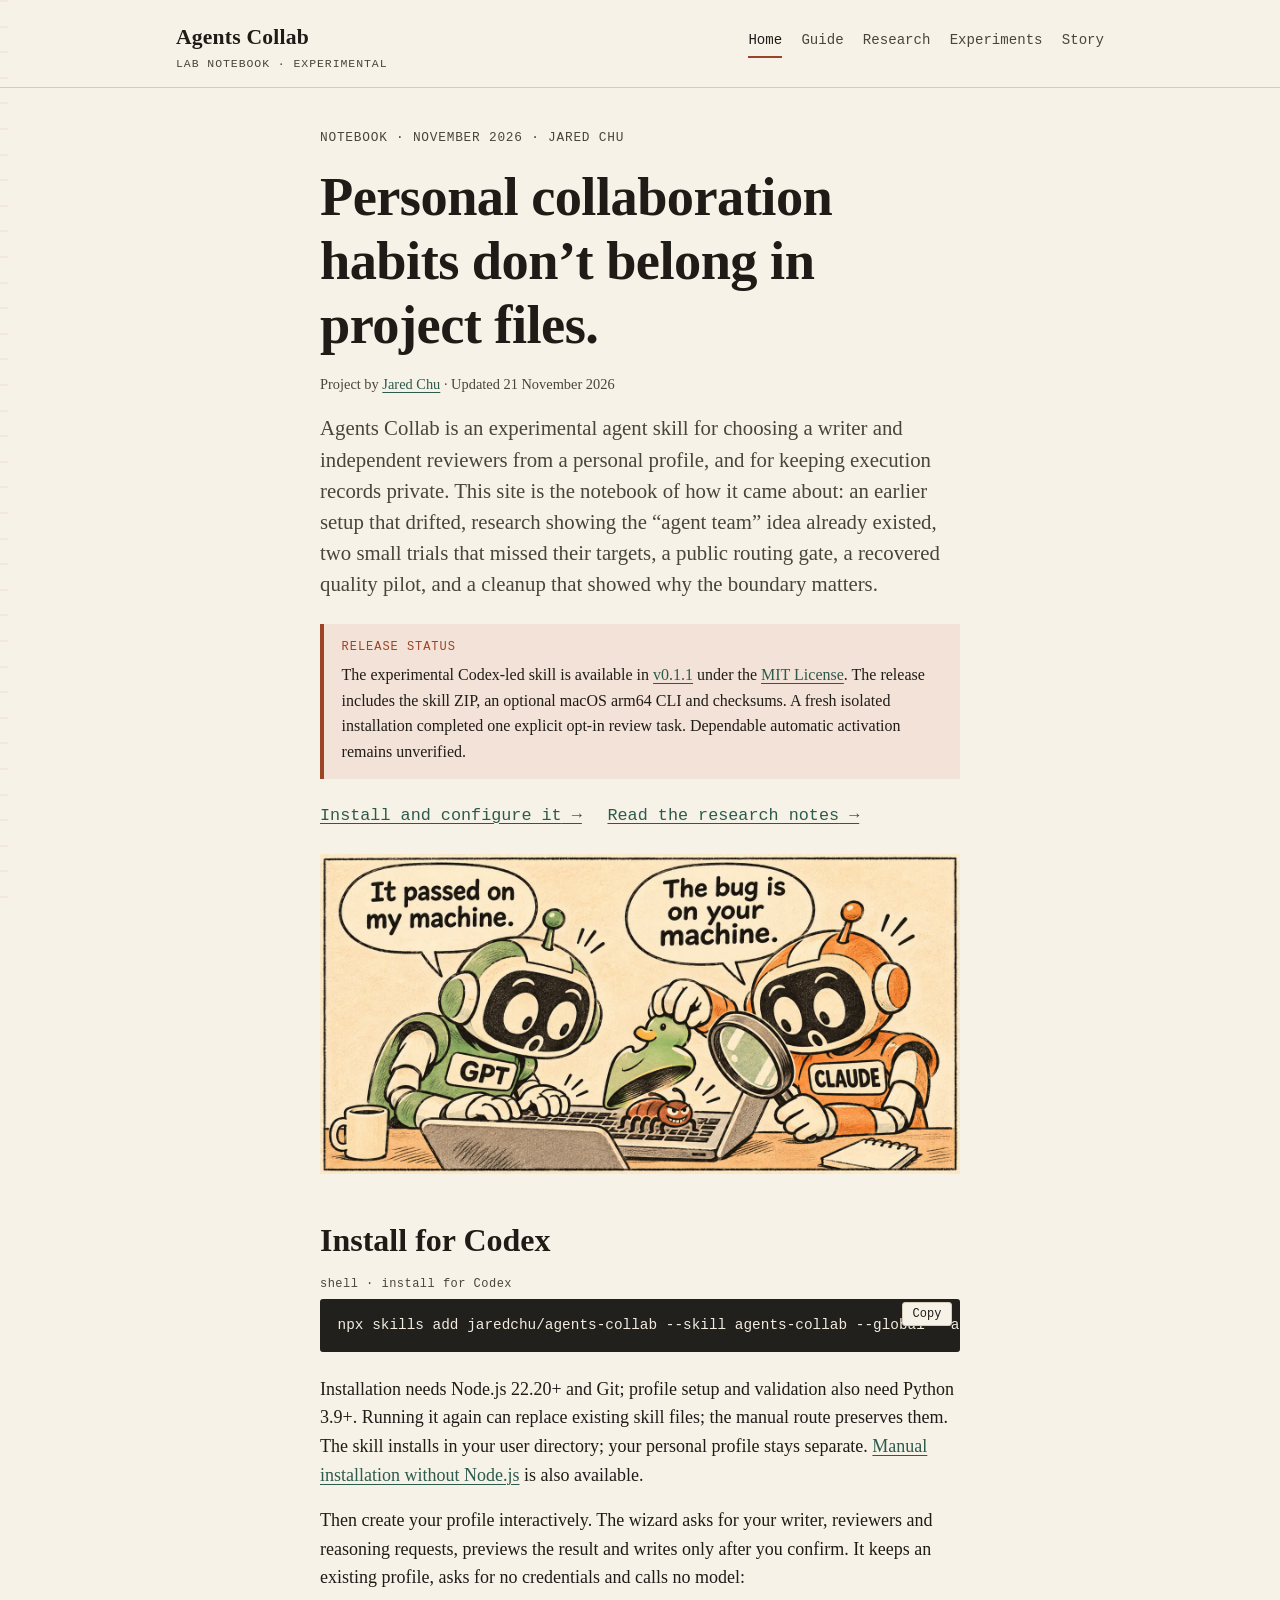
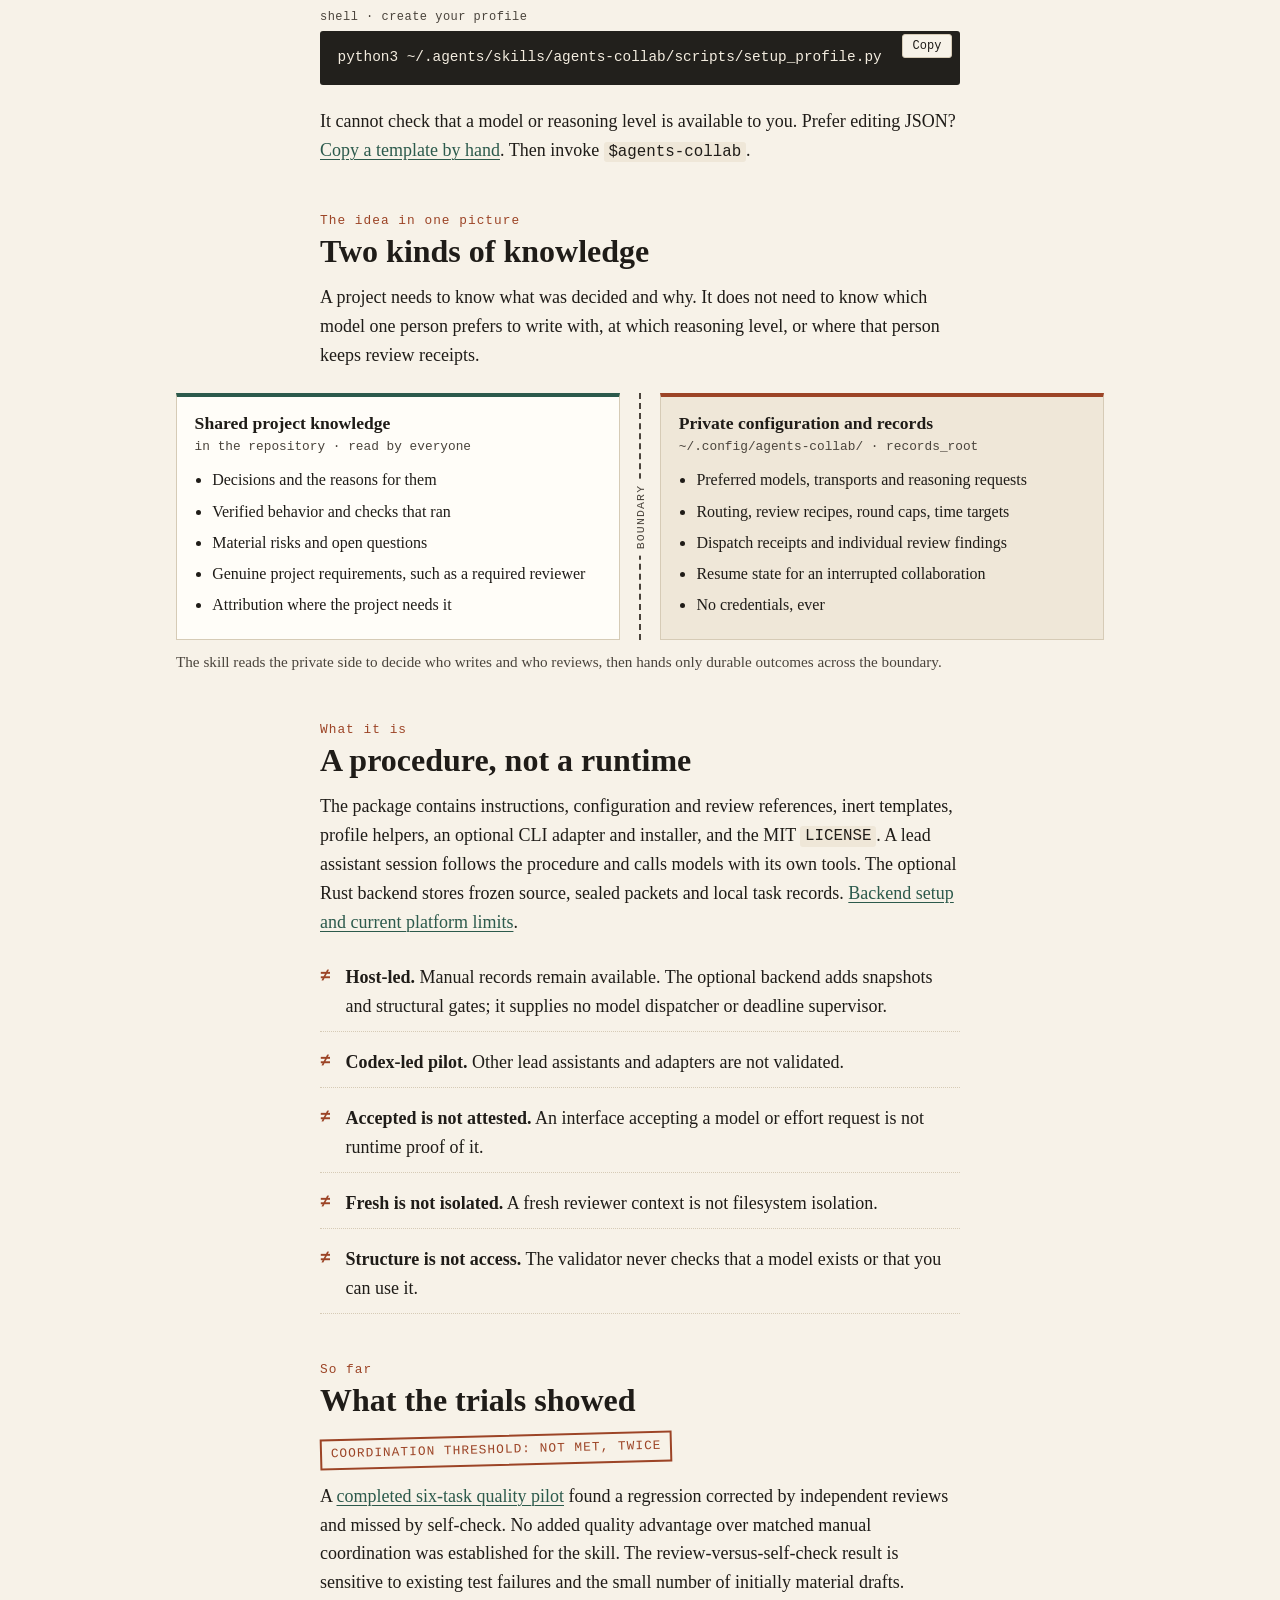
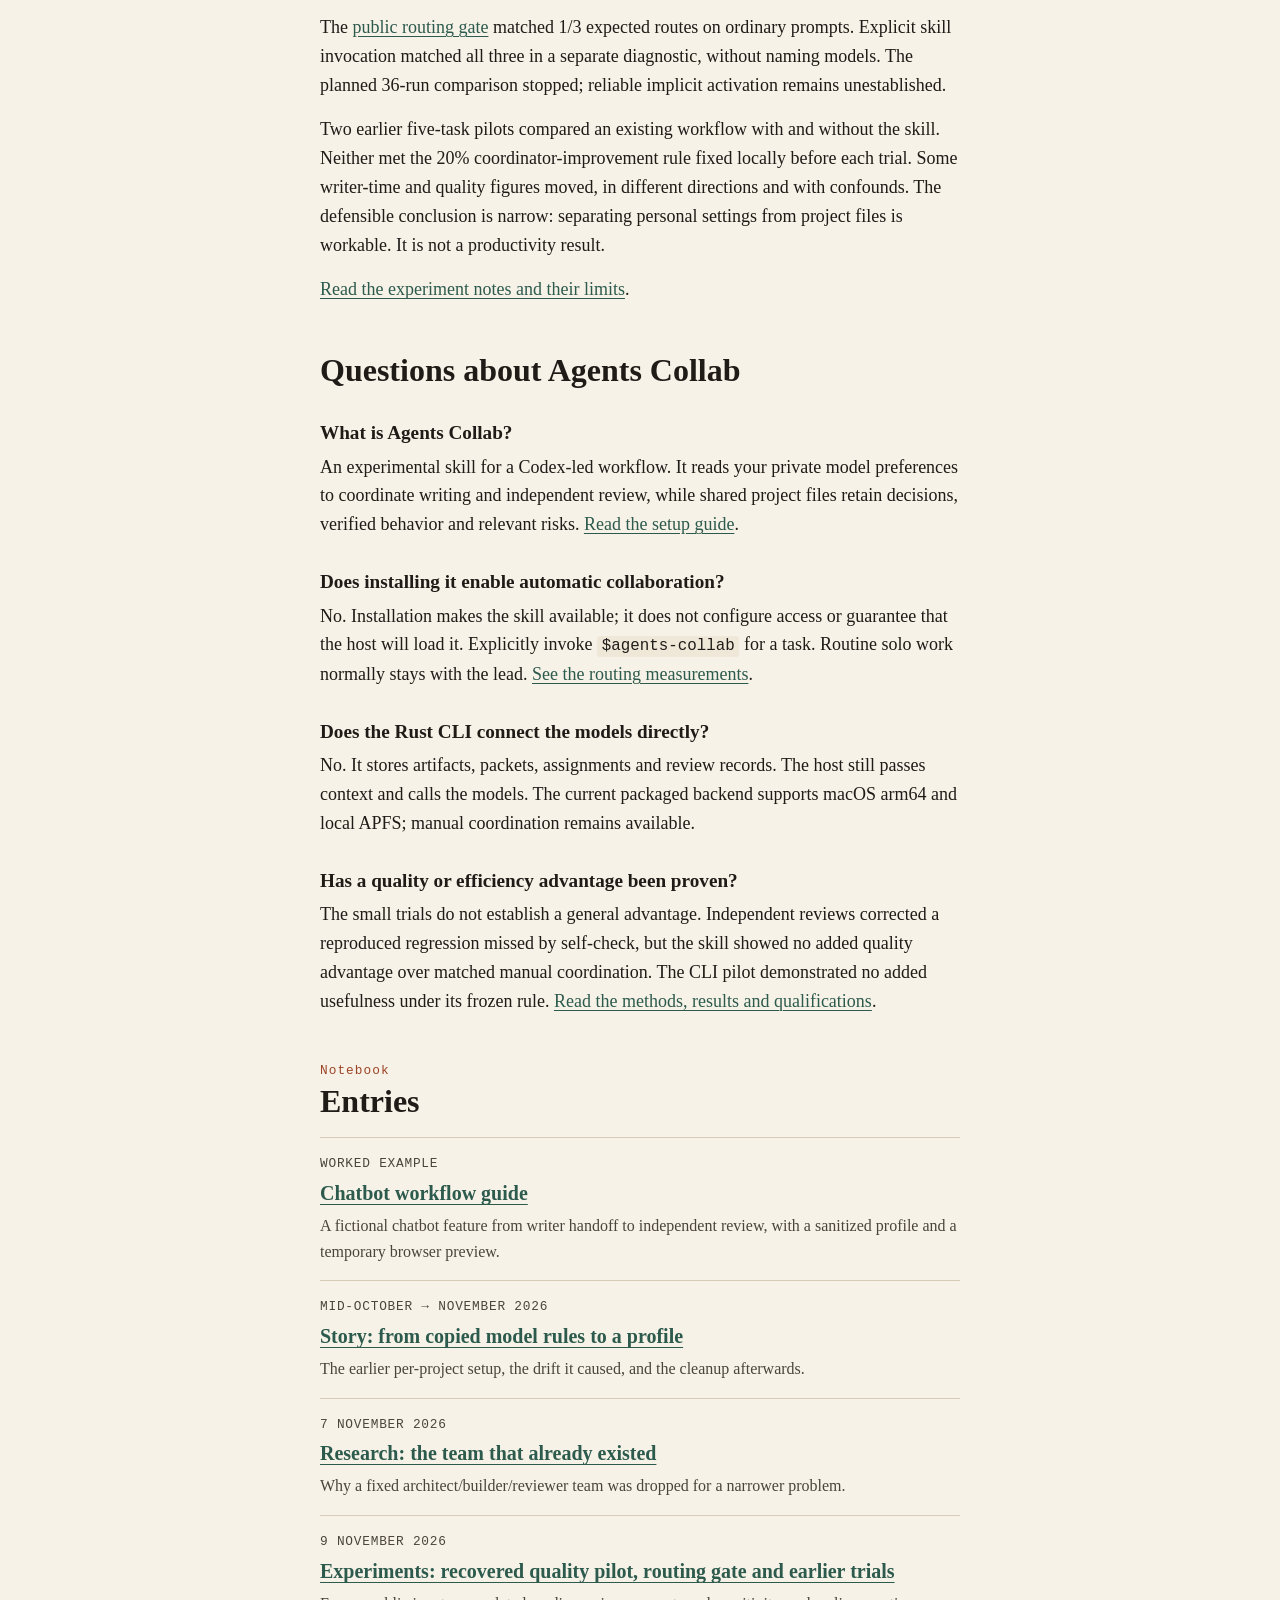
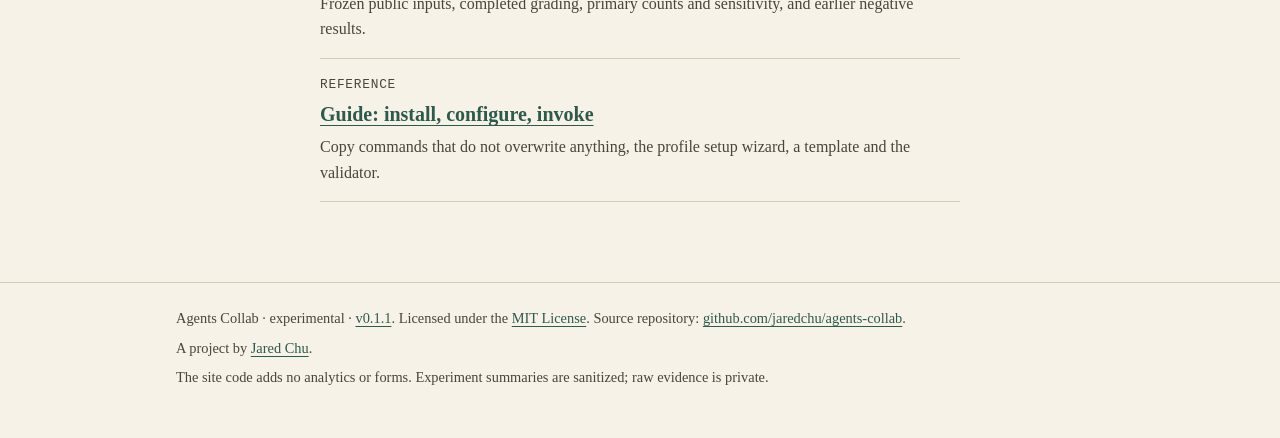
<file: website/index.html>
<!doctype html>
<html lang="en">
<head>
  <meta charset="utf-8">
  <meta name="viewport" content="width=device-width, initial-scale=1">
  <link rel="icon" href="favicon.ico" type="image/x-icon" sizes="16x16 32x32 48x48">
  <link rel="icon" href="assets/favicon-32.png" type="image/png" sizes="32x32">
  <link rel="apple-touch-icon" href="assets/apple-touch-icon.png" sizes="180x180">
  <title>Agents Collab — Configurable AI collaboration and independent review</title>
  <meta name="description" content="Configure AI writers and independent reviewers outside project files. Explore the experimental skill, optional Rust backend, research and measured results.">
  <link rel="stylesheet" href="assets/site.css">
  <script src="assets/site.js" defer></script>
  <link rel="canonical" href="https://agents-collab.com/">
  <meta name="author" content="Jared Chu">
  <meta name="robots" content="index, follow, max-image-preview:large">
  <meta property="og:type" content="website">
  <meta property="og:site_name" content="Agents Collab">
  <meta property="og:title" content="Agents Collab — Configurable AI collaboration and independent review">
  <meta property="og:description" content="Configure AI writers and independent reviewers outside project files. Explore the experimental skill, optional Rust backend, research and measured results.">
  <meta property="og:url" content="https://agents-collab.com/">
  <meta property="og:image" content="https://agents-collab.com/assets/mark.png">
  <meta property="og:image:width" content="512">
  <meta property="og:image:height" content="512">
  <meta property="og:image:alt" content="Agents Collab abstract evergreen and rust mark">
  <meta name="twitter:card" content="summary">
  <meta name="twitter:title" content="Agents Collab — Configurable AI collaboration and independent review">
  <meta name="twitter:description" content="Configure AI writers and independent reviewers outside project files. Explore the experimental skill, optional Rust backend, research and measured results.">
  <meta name="twitter:image" content="https://agents-collab.com/assets/mark.png">
  <link rel="alternate" type="application/json" href="https://agents-collab.com/manifest.json" title="Agents Collab content map">
  <script type="application/ld+json">{"@context":"https://schema.org","@graph":[{"@type":"Person","@id":"https://agents-collab.com/#creator","name":"Jared Chu","url":"https://cv.jaredchu.com/"},{"@type":"SoftwareSourceCode","@id":"https://agents-collab.com/#project","name":"Agents Collab","url":"https://agents-collab.com/","description":"Experimental agent skill for configured collaboration and independent reviews, with an optional local Rust record backend.","codeRepository":"https://github.com/jaredchu/agents-collab","license":"https://github.com/jaredchu/agents-collab/blob/main/LICENSE","creator":{"@id":"https://agents-collab.com/#creator"}},{"@type":"WebSite","@id":"https://agents-collab.com/#website","name":"Agents Collab","url":"https://agents-collab.com/","inLanguage":"en","creator":{"@id":"https://agents-collab.com/#creator"},"about":{"@id":"https://agents-collab.com/#project"}},{"@type":"WebPage","@id":"https://agents-collab.com/#page","url":"https://agents-collab.com/","name":"Agents Collab — Configurable AI collaboration and independent review","description":"Configure AI writers and independent reviewers outside project files. Explore the experimental skill, optional Rust backend, research and measured results.","inLanguage":"en","dateModified":"2026-11-21","isPartOf":{"@id":"https://agents-collab.com/#website"},"about":{"@id":"https://agents-collab.com/#project"}}]}</script>
</head>
<body>
  <a class="skip-link" href="#main">Skip to content</a>
  <header class="site-header">
    <div class="inner">
      <a class="wordmark" href="./">Agents Collab<span>Lab notebook · experimental</span></a>
      <nav class="site-nav" aria-label="Main">
        <ul>
          <li><a href="./" aria-current="page">Home</a></li>
          <li><a href="guide/">Guide</a></li>
          <li><a href="research/">Research</a></li>
          <li><a href="experiments/">Experiments</a></li>
          <li><a href="story/">Story</a></li>
        </ul>
      </nav>
    </div>
  </header>

  <main id="main">
    <article class="page">
      <p class="kicker">Notebook · November 2026 · Jared Chu</p>
      <h1>Personal collaboration habits don’t belong in project files.</h1>
      <p class="page-meta">Project by <a href="https://cv.jaredchu.com/">Jared Chu</a> · Updated <time datetime="2026-11-21">21 November 2026</time></p>
      <p class="lede">Agents Collab is an experimental agent skill for choosing a writer and independent reviewers from a personal profile, and for keeping execution records private. This site is the notebook of how it came about: an earlier setup that drifted, research showing the “agent team” idea already existed, two small trials that missed their targets, a public routing gate, a recovered quality pilot, and a cleanup that showed why the boundary matters.</p>

      <div class="note" role="note">
        <span class="label">Release status</span>
        <p>The experimental Codex-led skill is available in <a href="https://github.com/jaredchu/agents-collab/releases/tag/v0.1.1">v0.1.1</a> under the <a href="https://github.com/jaredchu/agents-collab/blob/main/LICENSE">MIT License</a>. The release includes the skill ZIP, an optional macOS arm64 CLI and checksums. A fresh isolated installation completed one explicit opt-in review task. Dependable automatic activation remains unverified.</p>
      </div>

      <p class="next-links cta">
        <a href="guide/">Install and configure it</a>
        <a href="research/">Read the research notes</a>
      </p>

      <img class="collab-comic" src="assets/gpt-claude-debugging.jpg" width="1440" height="720" loading="lazy"
           alt="GPT says, “It passed on my machine.” Claude lifts a rubber duck, revealing a bug on the keyboard, and replies, “The bug is on your machine.”">

      <h2 id="install">Install for Codex</h2>
      <div class="code-block">
        <p class="code-label">shell · install for Codex</p>
        <pre><code id="install-command">npx skills add jaredchu/agents-collab --skill agents-collab --global --agent codex</code></pre>
      </div>
      <p>Installation needs Node.js 22.20+ and Git; profile setup and validation also need Python 3.9+. Running it again can replace existing skill files; the manual route preserves them. The skill installs in your user directory; your personal profile stays separate. <a href="guide/#manual">Manual installation without Node.js</a> is also available.</p>
      <p>Then create your profile interactively. The wizard asks for your writer, reviewers and reasoning requests, previews the result and writes only after you confirm. It keeps an existing profile, asks for no credentials and calls no model:</p>
      <div class="code-block">
        <p class="code-label">shell · create your profile</p>
        <pre><code id="setup-command">python3 ~/.agents/skills/agents-collab/scripts/setup_profile.py</code></pre>
      </div>
      <p>It cannot check that a model or reasoning level is available to you. Prefer editing JSON? <a href="guide/#profile">Copy a template by hand</a>. Then invoke <code>$agents-collab</code>.</p>

      <h2 id="boundary"><span class="num">The idea in one picture</span>Two kinds of knowledge</h2>
      <p>A project needs to know what was decided and why. It does not need to know which model one person prefers to write with, at which reasoning level, or where that person keeps review receipts.</p>
    </article>

    <div class="wide">
      <div class="boundary" role="group" aria-labelledby="boundary-caption">
        <section class="side shared" aria-labelledby="shared-title">
          <h3 id="shared-title">Shared project knowledge</h3>
          <p class="where">in the repository · read by everyone</p>
          <ul>
            <li>Decisions and the reasons for them</li>
            <li>Verified behavior and checks that ran</li>
            <li>Material risks and open questions</li>
            <li>Genuine project requirements, such as a required reviewer</li>
            <li>Attribution where the project needs it</li>
          </ul>
        </section>
        <div class="divider" aria-hidden="true"><span>boundary</span></div>
        <section class="side private" aria-labelledby="private-title">
          <h3 id="private-title">Private configuration and records</h3>
          <p class="where">~/.config/agents-collab/ · records_root</p>
          <ul>
            <li>Preferred models, transports and reasoning requests</li>
            <li>Routing, review recipes, round caps, time targets</li>
            <li>Dispatch receipts and individual review findings</li>
            <li>Resume state for an interrupted collaboration</li>
            <li>No credentials, ever</li>
          </ul>
        </section>
      </div>
      <p class="boundary-caption" id="boundary-caption">The skill reads the private side to decide who writes and who reviews, then hands only durable outcomes across the boundary.</p>
    </div>

    <article class="page">
      <h2 id="what"><span class="num">What it is</span>A procedure, not a runtime</h2>
      <p>The package contains instructions, configuration and review references, inert templates, profile helpers, an optional CLI adapter and installer, and the MIT <code>LICENSE</code>. A lead assistant session follows the procedure and calls models with its own tools. The optional Rust backend stores frozen source, sealed packets and local task records. <a href="guide/#backend">Backend setup and current platform limits</a>.</p>
      <ul class="limits" aria-label="Limits">
        <li><strong>Host-led.</strong> Manual records remain available. The optional backend adds snapshots and structural gates; it supplies no model dispatcher or deadline supervisor.</li>
        <li><strong>Codex-led pilot.</strong> Other lead assistants and adapters are not validated.</li>
        <li><strong>Accepted is not attested.</strong> An interface accepting a model or effort request is not runtime proof of it.</li>
        <li><strong>Fresh is not isolated.</strong> A fresh reviewer context is not filesystem isolation.</li>
        <li><strong>Structure is not access.</strong> The validator never checks that a model exists or that you can use it.</li>
      </ul>

      <h2 id="findings"><span class="num">So far</span>What the trials showed</h2>
      <p class="stamp">Coordination threshold: not met, twice</p>
      <p>A <a href="experiments/#quality-pilot">completed six-task quality pilot</a> found a regression corrected by independent reviews and missed by self-check. No added quality advantage over matched manual coordination was established for the skill. The review-versus-self-check result is sensitive to existing test failures and the small number of initially material drafts.</p>
      <p>The <a href="experiments/#automatic-routing">public routing gate</a> matched 1/3 expected routes on ordinary prompts. Explicit skill invocation matched all three in a separate diagnostic, without naming models. The planned 36-run comparison stopped; reliable implicit activation remains unestablished.</p>
      <p>Two earlier five-task pilots compared an existing workflow with and without the skill. Neither met the 20% coordinator-improvement rule fixed locally before each trial. Some writer-time and quality figures moved, in different directions and with confounds. The defensible conclusion is narrow: separating personal settings from project files is workable. It is not a productivity result.</p>
      <p><a href="experiments/">Read the experiment notes and their limits</a>.</p>

      <h2 id="answers">Questions about Agents Collab</h2>
      <h3>What is Agents Collab?</h3>
      <p>An experimental skill for a Codex-led workflow. It reads your private model preferences to coordinate writing and independent review, while shared project files retain decisions, verified behavior and relevant risks. <a href="guide/">Read the setup guide</a>.</p>
      <h3>Does installing it enable automatic collaboration?</h3>
      <p>No. Installation makes the skill available; it does not configure access or guarantee that the host will load it. Explicitly invoke <code>$agents-collab</code> for a task. Routine solo work normally stays with the lead. <a href="experiments/#automatic-routing">See the routing measurements</a>.</p>
      <h3>Does the Rust CLI connect the models directly?</h3>
      <p>No. It stores artifacts, packets, assignments and review records. The host still passes context and calls the models. The current packaged backend supports macOS arm64 and local APFS; manual coordination remains available.</p>
      <h3>Has a quality or efficiency advantage been proven?</h3>
      <p>The small trials do not establish a general advantage. Independent reviews corrected a reproduced regression missed by self-check, but the skill showed no added quality advantage over matched manual coordination. The CLI pilot demonstrated no added usefulness under its frozen rule. <a href="experiments/">Read the methods, results and qualifications</a>.</p>

      <h2 id="entries"><span class="num">Notebook</span>Entries</h2>
      <ul class="entries">
        <li><span class="meta">Worked example</span><a href="https://github.com/jaredchu/ai-workflow-chatbot/blob/main/docs/workflow-guide.md">Chatbot workflow guide</a><p>A fictional chatbot feature from writer handoff to independent review, with a sanitized profile and a temporary browser preview.</p></li>
        <li><span class="meta">Mid-October → November 2026</span><a href="story/">Story: from copied model rules to a profile</a><p>The earlier per-project setup, the drift it caused, and the cleanup afterwards.</p></li>
        <li><span class="meta">7 November 2026</span><a href="research/">Research: the team that already existed</a><p>Why a fixed architect/builder/reviewer team was dropped for a narrower problem.</p></li>
        <li><span class="meta">9 November 2026</span><a href="experiments/">Experiments: recovered quality pilot, routing gate and earlier trials</a><p>Frozen public inputs, completed grading, primary counts and sensitivity, and earlier negative results.</p></li>
        <li><span class="meta">Reference</span><a href="guide/">Guide: install, configure, invoke</a><p>Copy commands that do not overwrite anything, the profile setup wizard, a template and the validator.</p></li>
      </ul>
    </article>
  </main>

  <footer class="site-footer">
    <div class="inner">
      <p>Agents Collab · experimental · <a href="https://github.com/jaredchu/agents-collab/releases/tag/v0.1.1">v0.1.1</a>. Licensed under the <a href="https://github.com/jaredchu/agents-collab/blob/main/LICENSE">MIT License</a>. Source repository: <a href="https://github.com/jaredchu/agents-collab">github.com/jaredchu/agents-collab</a>.</p>
      <p>A project by <a href="https://cv.jaredchu.com/">Jared Chu</a>.</p>
      <p>The site code adds no analytics or forms. Experiment summaries are sanitized; raw evidence is private.</p>
    </div>
  </footer>
</body>
</html>
</file>
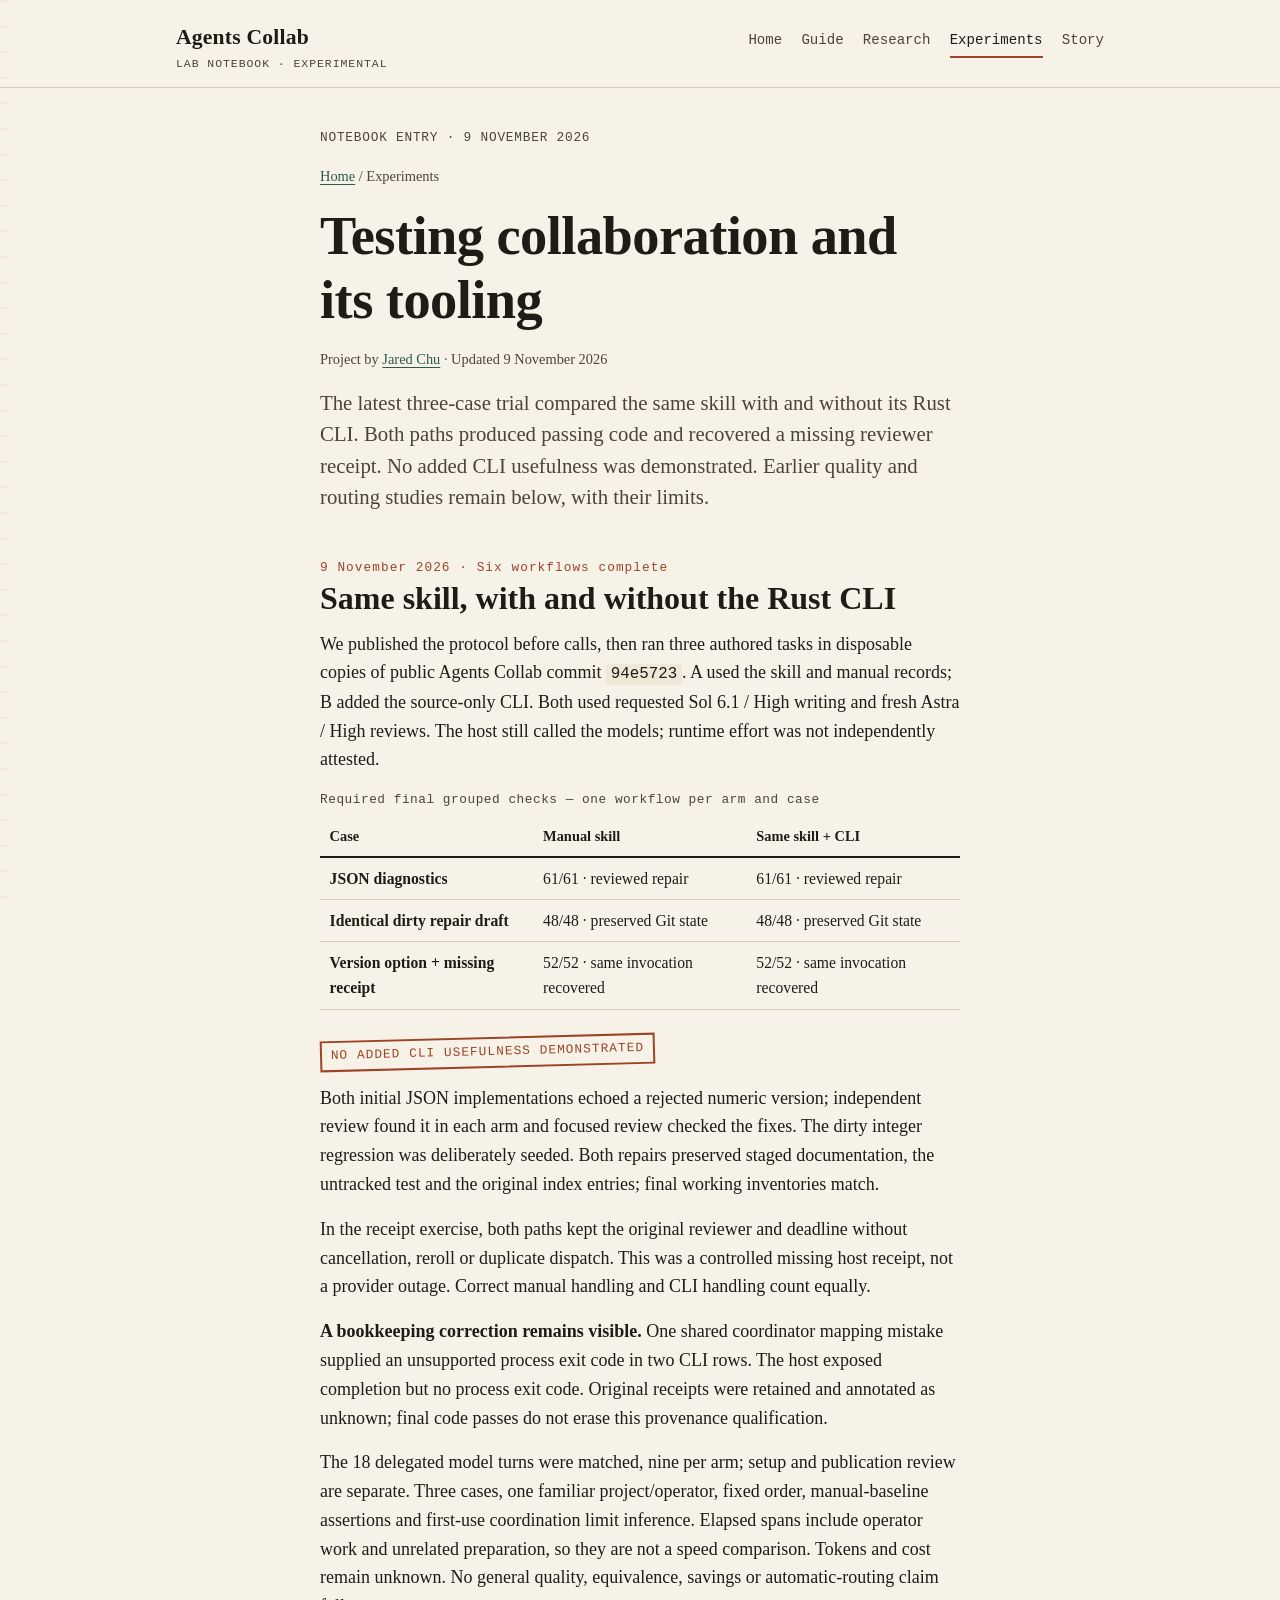
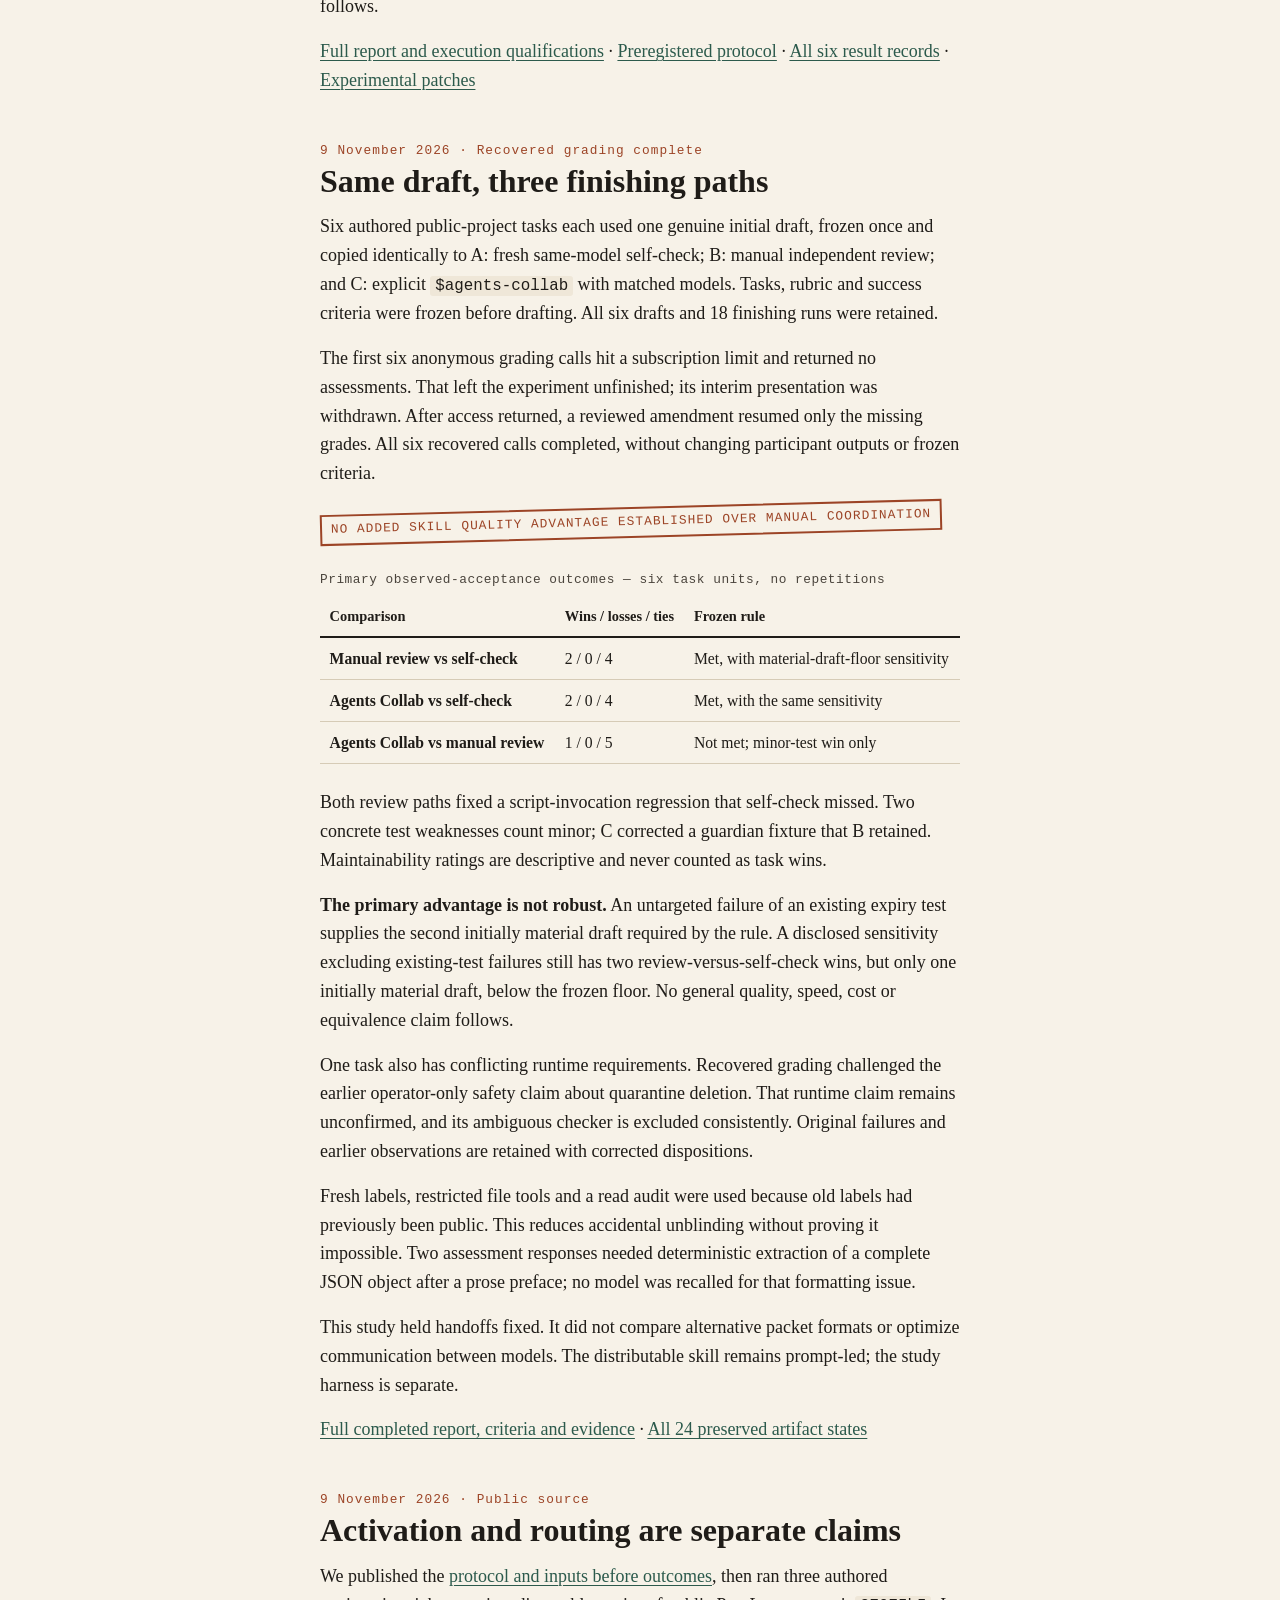
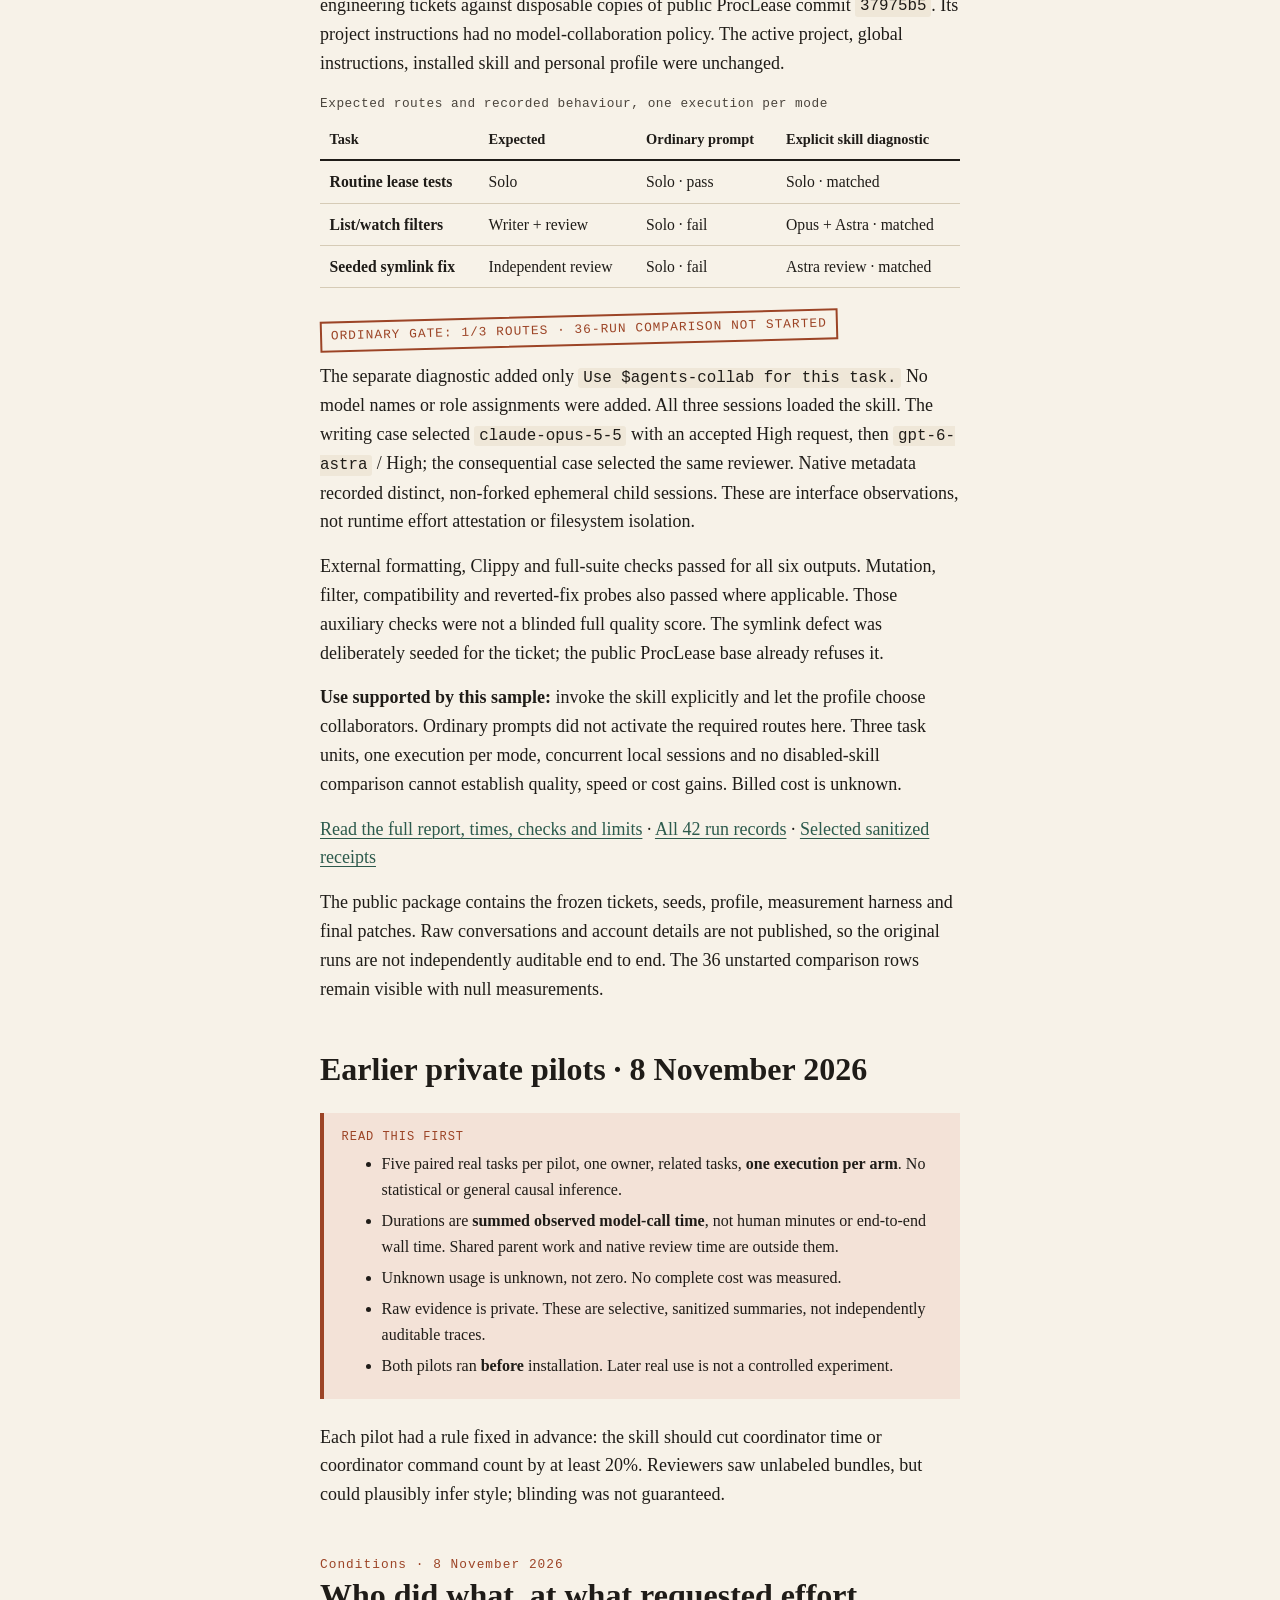
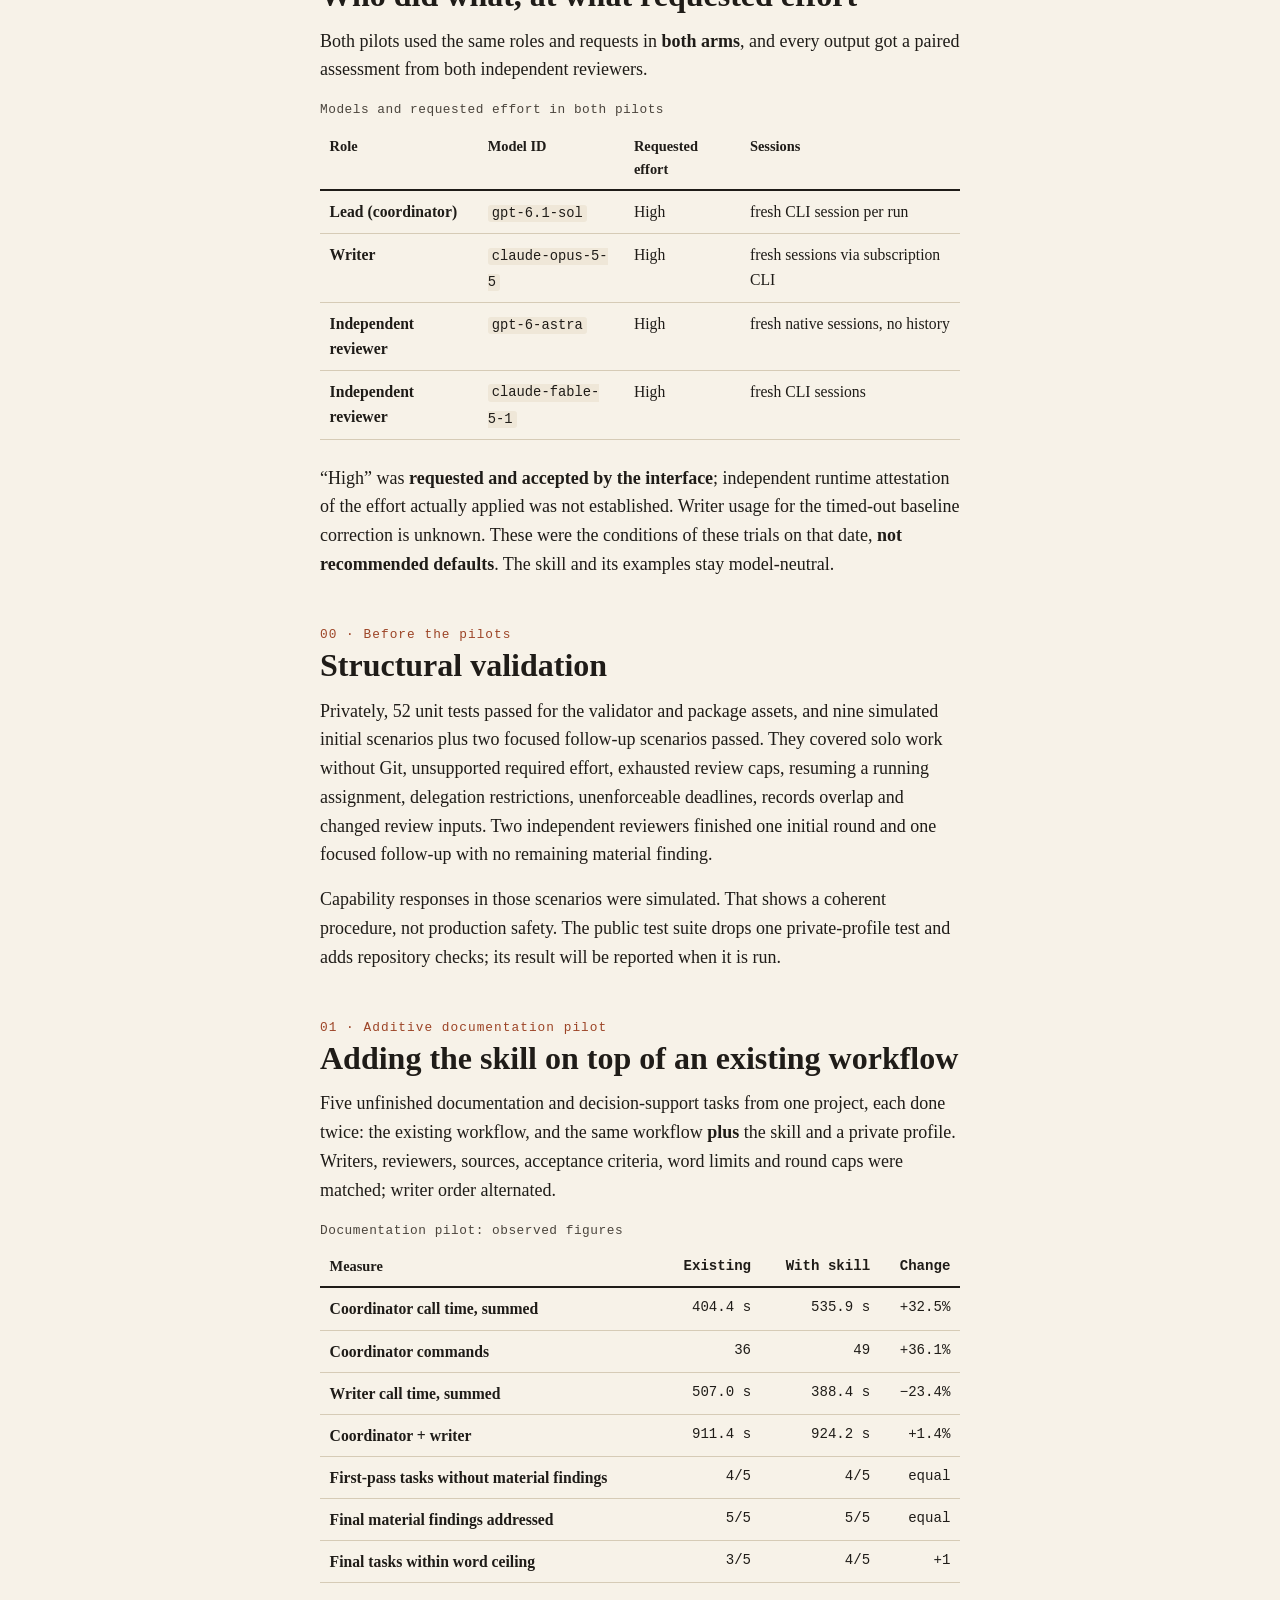
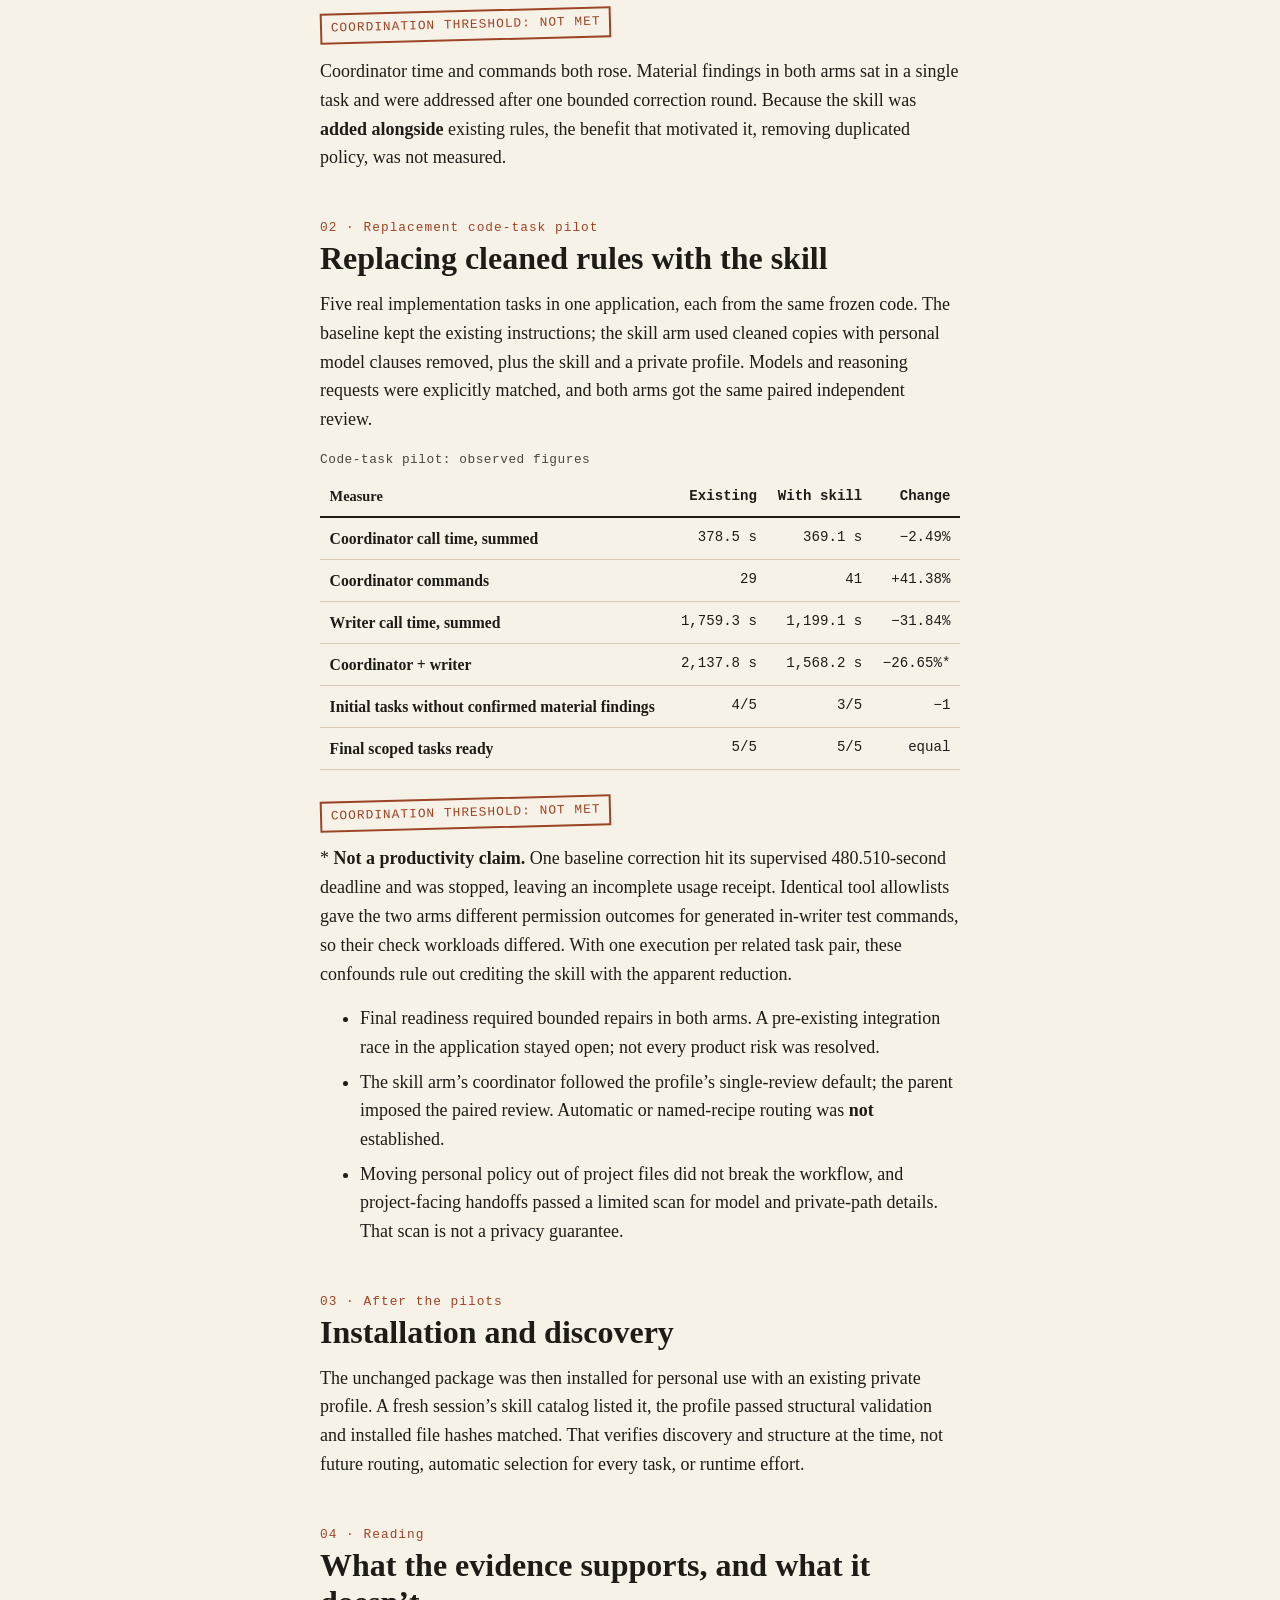
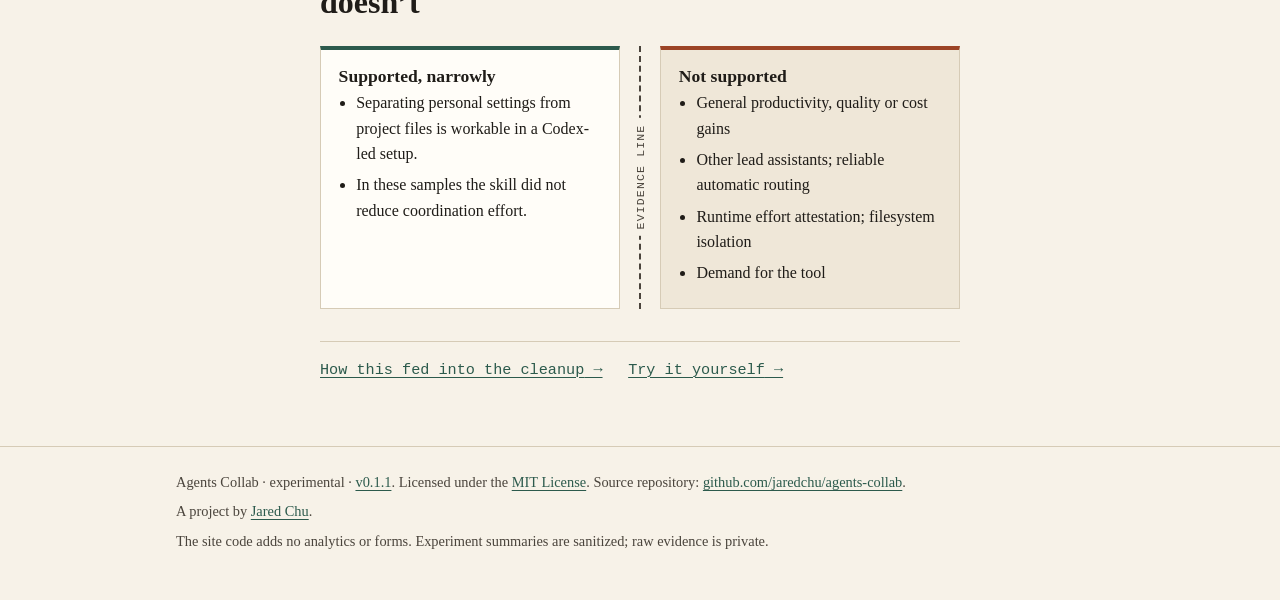
<file: website/experiments/index.html>
<!doctype html>
<html lang="en">
<head>
  <meta charset="utf-8">
  <meta name="viewport" content="width=device-width, initial-scale=1">
  <link rel="icon" href="../favicon.ico" type="image/x-icon" sizes="16x16 32x32 48x48">
  <link rel="icon" href="../assets/favicon-32.png" type="image/png" sizes="32x32">
  <link rel="apple-touch-icon" href="../assets/apple-touch-icon.png" sizes="180x180">
  <title>AI collaboration experiments and results — Agents Collab</title>
  <meta name="description" content="Read Agents Collab experiments on independent review, skill activation and the Rust CLI, with methods, results, source artifacts and limitations.">
  <link rel="stylesheet" href="../assets/site.css">
  <script src="../assets/site.js" defer></script>
  <link rel="canonical" href="https://agents-collab.com/experiments/">
  <meta name="author" content="Jared Chu">
  <meta name="robots" content="index, follow, max-image-preview:large">
  <meta property="og:type" content="website">
  <meta property="og:site_name" content="Agents Collab">
  <meta property="og:title" content="AI collaboration experiments and results — Agents Collab">
  <meta property="og:description" content="Read Agents Collab experiments on independent review, skill activation and the Rust CLI, with methods, results, source artifacts and limitations.">
  <meta property="og:url" content="https://agents-collab.com/experiments/">
  <meta property="og:image" content="https://agents-collab.com/assets/mark.png">
  <meta property="og:image:width" content="512">
  <meta property="og:image:height" content="512">
  <meta property="og:image:alt" content="Agents Collab abstract evergreen and rust mark">
  <meta name="twitter:card" content="summary">
  <meta name="twitter:title" content="AI collaboration experiments and results — Agents Collab">
  <meta name="twitter:description" content="Read Agents Collab experiments on independent review, skill activation and the Rust CLI, with methods, results, source artifacts and limitations.">
  <meta name="twitter:image" content="https://agents-collab.com/assets/mark.png">
  <link rel="alternate" type="application/json" href="https://agents-collab.com/manifest.json" title="Agents Collab content map">
  <script type="application/ld+json">{"@context":"https://schema.org","@graph":[{"@type":"Person","@id":"https://agents-collab.com/#creator","name":"Jared Chu","url":"https://cv.jaredchu.com/"},{"@type":"SoftwareSourceCode","@id":"https://agents-collab.com/#project","name":"Agents Collab","url":"https://agents-collab.com/","description":"Experimental agent skill for configured collaboration and independent reviews, with an optional local Rust record backend.","codeRepository":"https://github.com/jaredchu/agents-collab","license":"https://github.com/jaredchu/agents-collab/blob/main/LICENSE","creator":{"@id":"https://agents-collab.com/#creator"}},{"@type":"WebSite","@id":"https://agents-collab.com/#website","name":"Agents Collab","url":"https://agents-collab.com/","inLanguage":"en","creator":{"@id":"https://agents-collab.com/#creator"},"about":{"@id":"https://agents-collab.com/#project"}},{"@type":"CollectionPage","@id":"https://agents-collab.com/experiments/#page","url":"https://agents-collab.com/experiments/","name":"AI collaboration experiments and results — Agents Collab","description":"Read Agents Collab experiments on independent review, skill activation and the Rust CLI, with methods, results, source artifacts and limitations.","inLanguage":"en","dateModified":"2026-11-09","isPartOf":{"@id":"https://agents-collab.com/#website"},"about":{"@id":"https://agents-collab.com/#project"},"breadcrumb":{"@id":"https://agents-collab.com/experiments/#breadcrumb"}},{"@type":"BreadcrumbList","@id":"https://agents-collab.com/experiments/#breadcrumb","itemListElement":[{"@type":"ListItem","position":1,"name":"Home","item":"https://agents-collab.com/"},{"@type":"ListItem","position":2,"name":"Experiments","item":"https://agents-collab.com/experiments/"}]}]}</script>
</head>
<body>
  <a class="skip-link" href="#main">Skip to content</a>
  <header class="site-header">
    <div class="inner">
      <a class="wordmark" href="../">Agents Collab<span>Lab notebook · experimental</span></a>
      <nav class="site-nav" aria-label="Main">
        <ul>
          <li><a href="../">Home</a></li>
          <li><a href="../guide/">Guide</a></li>
          <li><a href="../research/">Research</a></li>
          <li><a href="../experiments/" aria-current="page">Experiments</a></li>
          <li><a href="../story/">Story</a></li>
        </ul>
      </nav>
    </div>
  </header>

  <main id="main">
    <article class="page">
      <p class="kicker">Notebook entry · 9 November 2026</p>
      <p class="breadcrumb"><a href="../">Home</a> / Experiments</p>
      <h1>Testing collaboration and its tooling</h1>
      <p class="page-meta">Project by <a href="https://cv.jaredchu.com/">Jared Chu</a> · Updated <time datetime="2026-11-09">9 November 2026</time></p>
      <p class="lede">The latest three-case trial compared the same skill with and without its Rust CLI. Both paths produced passing code and recovered a missing reviewer receipt. No added CLI usefulness was demonstrated. Earlier quality and routing studies remain below, with their limits.</p>

      <h2 id="cli-usefulness"><span class="num">9 November 2026 · Six workflows complete</span>Same skill, with and without the Rust CLI</h2>
      <p>We published the protocol before calls, then ran three authored tasks in disposable copies of public Agents Collab commit <code>94e5723</code>. A used the skill and manual records; B added the source-only CLI. Both used requested Sol 6.1 / High writing and fresh Astra / High reviews. The host still called the models; runtime effort was not independently attested.</p>
      <div class="table-wrap" role="region" aria-labelledby="cli-caption" tabindex="0">
        <table>
          <caption id="cli-caption">Required final grouped checks — one workflow per arm and case</caption>
          <thead><tr><th scope="col">Case</th><th scope="col">Manual skill</th><th scope="col">Same skill + CLI</th></tr></thead>
          <tbody>
            <tr><th scope="row">JSON diagnostics</th><td>61/61 · reviewed repair</td><td>61/61 · reviewed repair</td></tr>
            <tr><th scope="row">Identical dirty repair draft</th><td>48/48 · preserved Git state</td><td>48/48 · preserved Git state</td></tr>
            <tr><th scope="row">Version option + missing receipt</th><td>52/52 · same invocation recovered</td><td>52/52 · same invocation recovered</td></tr>
          </tbody>
        </table>
      </div>
      <p class="stamp">No added CLI usefulness demonstrated</p>
      <p>Both initial JSON implementations echoed a rejected numeric version; independent review found it in each arm and focused review checked the fixes. The dirty integer regression was deliberately seeded. Both repairs preserved staged documentation, the untracked test and the original index entries; final working inventories match.</p>
      <p>In the receipt exercise, both paths kept the original reviewer and deadline without cancellation, reroll or duplicate dispatch. This was a controlled missing host receipt, not a provider outage. Correct manual handling and CLI handling count equally.</p>
      <p><strong>A bookkeeping correction remains visible.</strong> One shared coordinator mapping mistake supplied an unsupported process exit code in two CLI rows. The host exposed completion but no process exit code. Original receipts were retained and annotated as unknown; final code passes do not erase this provenance qualification.</p>
      <p>The 18 delegated model turns were matched, nine per arm; setup and publication review are separate. Three cases, one familiar project/operator, fixed order, manual-baseline assertions and first-use coordination limit inference. Elapsed spans include operator work and unrelated preparation, so they are not a speed comparison. Tokens and cost remain unknown. No general quality, equivalence, savings or automatic-routing claim follows.</p>
      <p><a href="https://github.com/jaredchu/agents-collab/blob/main/evals/cli-usefulness/2026-11-09/report.md">Full report and execution qualifications</a> · <a href="https://github.com/jaredchu/agents-collab/blob/8b18301dbf3750d8521f0ff305dc202713546fe0/evals/cli-usefulness/2026-11-09/protocol.md">Preregistered protocol</a> · <a href="https://github.com/jaredchu/agents-collab/blob/main/evals/cli-usefulness/2026-11-09/results.json">All six result records</a> · <a href="https://github.com/jaredchu/agents-collab/tree/main/evals/cli-usefulness/2026-11-09/artifacts">Experimental patches</a></p>

      <h2 id="quality-pilot"><span class="num">9 November 2026 · Recovered grading complete</span>Same draft, three finishing paths</h2>
      <p>Six authored public-project tasks each used one genuine initial draft, frozen once and copied identically to A: fresh same-model self-check; B: manual independent review; and C: explicit <code>$agents-collab</code> with matched models. Tasks, rubric and success criteria were frozen before drafting. All six drafts and 18 finishing runs were retained.</p>
      <p>The first six anonymous grading calls hit a subscription limit and returned no assessments. That left the experiment unfinished; its interim presentation was withdrawn. After access returned, a reviewed amendment resumed only the missing grades. All six recovered calls completed, without changing participant outputs or frozen criteria.</p>
      <p class="stamp">No added skill quality advantage established over manual coordination</p>
      <div class="table-wrap" role="region" aria-labelledby="quality-caption" tabindex="0">
        <table>
          <caption id="quality-caption">Primary observed-acceptance outcomes — six task units, no repetitions</caption>
          <thead><tr><th scope="col">Comparison</th><th scope="col">Wins / losses / ties</th><th scope="col">Frozen rule</th></tr></thead>
          <tbody>
            <tr><th scope="row">Manual review vs self-check</th><td>2 / 0 / 4</td><td>Met, with material-draft-floor sensitivity</td></tr>
            <tr><th scope="row">Agents Collab vs self-check</th><td>2 / 0 / 4</td><td>Met, with the same sensitivity</td></tr>
            <tr><th scope="row">Agents Collab vs manual review</th><td>1 / 0 / 5</td><td>Not met; minor-test win only</td></tr>
          </tbody>
        </table>
      </div>
      <p>Both review paths fixed a script-invocation regression that self-check missed. Two concrete test weaknesses count minor; C corrected a guardian fixture that B retained. Maintainability ratings are descriptive and never counted as task wins.</p>
      <p><strong>The primary advantage is not robust.</strong> An untargeted failure of an existing expiry test supplies the second initially material draft required by the rule. A disclosed sensitivity excluding existing-test failures still has two review-versus-self-check wins, but only one initially material draft, below the frozen floor. No general quality, speed, cost or equivalence claim follows.</p>
      <p>One task also has conflicting runtime requirements. Recovered grading challenged the earlier operator-only safety claim about quarantine deletion. That runtime claim remains unconfirmed, and its ambiguous checker is excluded consistently. Original failures and earlier observations are retained with corrected dispositions.</p>
      <p>Fresh labels, restricted file tools and a read audit were used because old labels had previously been public. This reduces accidental unblinding without proving it impossible. Two assessment responses needed deterministic extraction of a complete JSON object after a prose preface; no model was recalled for that formatting issue.</p>
      <p>This study held handoffs fixed. It did not compare alternative packet formats or optimize communication between models. The distributable skill remains prompt-led; the study harness is separate.</p>
      <p><a href="https://github.com/jaredchu/agents-collab/blob/main/evals/quality/2026-11-09/report.md">Full completed report, criteria and evidence</a> · <a href="https://github.com/jaredchu/agents-collab/tree/main/evals/quality/2026-11-09/artifacts">All 24 preserved artifact states</a></p>

      <h2 id="automatic-routing"><span class="num">9 November 2026 · Public source</span>Activation and routing are separate claims</h2>
      <p>We published the <a href="https://github.com/jaredchu/agents-collab/blob/e0cbaa38adf8a7b582312c148869510ab3af006d/evals/automatic-routing/2026-11-09/protocol.md">protocol and inputs before outcomes</a>, then ran three authored engineering tickets against disposable copies of public ProcLease commit <code>37975b5</code>. Its project instructions had no model-collaboration policy. The active project, global instructions, installed skill and personal profile were unchanged.</p>
      <div class="table-wrap" role="region" aria-labelledby="routing-caption" tabindex="0">
        <table>
          <caption id="routing-caption">Expected routes and recorded behaviour, one execution per mode</caption>
          <thead><tr><th scope="col">Task</th><th scope="col">Expected</th><th scope="col">Ordinary prompt</th><th scope="col">Explicit skill diagnostic</th></tr></thead>
          <tbody>
            <tr><th scope="row">Routine lease tests</th><td>Solo</td><td>Solo · pass</td><td>Solo · matched</td></tr>
            <tr><th scope="row">List/watch filters</th><td>Writer + review</td><td>Solo · fail</td><td>Opus + Astra · matched</td></tr>
            <tr><th scope="row">Seeded symlink fix</th><td>Independent review</td><td>Solo · fail</td><td>Astra review · matched</td></tr>
          </tbody>
        </table>
      </div>
      <p class="stamp">Ordinary gate: 1/3 routes · 36-run comparison not started</p>
      <p>The separate diagnostic added only <code>Use $agents-collab for this task.</code> No model names or role assignments were added. All three sessions loaded the skill. The writing case selected <code>claude-opus-5-5</code> with an accepted High request, then <code>gpt-6-astra</code> / High; the consequential case selected the same reviewer. Native metadata recorded distinct, non-forked ephemeral child sessions. These are interface observations, not runtime effort attestation or filesystem isolation.</p>
      <p>External formatting, Clippy and full-suite checks passed for all six outputs. Mutation, filter, compatibility and reverted-fix probes also passed where applicable. Those auxiliary checks were not a blinded full quality score. The symlink defect was deliberately seeded for the ticket; the public ProcLease base already refuses it.</p>
      <p><strong>Use supported by this sample:</strong> invoke the skill explicitly and let the profile choose collaborators. Ordinary prompts did not activate the required routes here. Three task units, one execution per mode, concurrent local sessions and no disabled-skill comparison cannot establish quality, speed or cost gains. Billed cost is unknown.</p>
      <p><a href="https://github.com/jaredchu/agents-collab/blob/main/evals/automatic-routing/2026-11-09/report.md">Read the full report, times, checks and limits</a> · <a href="https://github.com/jaredchu/agents-collab/blob/main/evals/automatic-routing/2026-11-09/runs.jsonl">All 42 run records</a> · <a href="https://github.com/jaredchu/agents-collab/blob/main/evals/automatic-routing/2026-11-09/evidence.json">Selected sanitized receipts</a></p>
      <p>The public package contains the frozen tickets, seeds, profile, measurement harness and final patches. Raw conversations and account details are not published, so the original runs are not independently auditable end to end. The 36 unstarted comparison rows remain visible with null measurements.</p>

      <h2>Earlier private pilots · 8 November 2026</h2>
      <div class="note" role="note">
        <span class="label">Read this first</span>
        <ul>
          <li>Five paired real tasks per pilot, one owner, related tasks, <strong>one execution per arm</strong>. No statistical or general causal inference.</li>
          <li>Durations are <strong>summed observed model-call time</strong>, not human minutes or end-to-end wall time. Shared parent work and native review time are outside them.</li>
          <li>Unknown usage is unknown, not zero. No complete cost was measured.</li>
          <li>Raw evidence is private. These are selective, sanitized summaries, not independently auditable traces.</li>
          <li>Both pilots ran <strong>before</strong> installation. Later real use is not a controlled experiment.</li>
        </ul>
      </div>

      <p>Each pilot had a rule fixed in advance: the skill should cut coordinator time or coordinator command count by at least 20%. Reviewers saw unlabeled bundles, but could plausibly infer style; blinding was not guaranteed.</p>

      <h2 id="conditions"><span class="num">Conditions · 8 November 2026</span>Who did what, at what requested effort</h2>
      <p>Both pilots used the same roles and requests in <strong>both arms</strong>, and every output got a paired assessment from both independent reviewers.</p>
      <div class="table-wrap" role="region" aria-labelledby="cond-caption" tabindex="0">
        <table>
          <caption id="cond-caption">Models and requested effort in both pilots</caption>
          <thead><tr><th scope="col">Role</th><th scope="col">Model ID</th><th scope="col">Requested effort</th><th scope="col">Sessions</th></tr></thead>
          <tbody>
            <tr><th scope="row">Lead (coordinator)</th><td><code>gpt-6.1-sol</code></td><td>High</td><td>fresh CLI session per run</td></tr>
            <tr><th scope="row">Writer</th><td><code>claude-opus-5-5</code></td><td>High</td><td>fresh sessions via subscription CLI</td></tr>
            <tr><th scope="row">Independent reviewer</th><td><code>gpt-6-astra</code></td><td>High</td><td>fresh native sessions, no history</td></tr>
            <tr><th scope="row">Independent reviewer</th><td><code>claude-fable-5-1</code></td><td>High</td><td>fresh CLI sessions</td></tr>
          </tbody>
        </table>
      </div>
      <p>“High” was <strong>requested and accepted by the interface</strong>; independent runtime attestation of the effort actually applied was not established. Writer usage for the timed-out baseline correction is unknown. These were the conditions of these trials on that date, <strong>not recommended defaults</strong>. The skill and its examples stay model-neutral.</p>

      <h2 id="validation"><span class="num">00 · Before the pilots</span>Structural validation</h2>
      <p>Privately, 52 unit tests passed for the validator and package assets, and nine simulated initial scenarios plus two focused follow-up scenarios passed. They covered solo work without Git, unsupported required effort, exhausted review caps, resuming a running assignment, delegation restrictions, unenforceable deadlines, records overlap and changed review inputs. Two independent reviewers finished one initial round and one focused follow-up with no remaining material finding.</p>
      <p>Capability responses in those scenarios were simulated. That shows a coherent procedure, not production safety. The public test suite drops one private-profile test and adds repository checks; its result will be reported when it is run.</p>

      <h2 id="study1"><span class="num">01 · Additive documentation pilot</span>Adding the skill on top of an existing workflow</h2>
      <p>Five unfinished documentation and decision-support tasks from one project, each done twice: the existing workflow, and the same workflow <strong>plus</strong> the skill and a private profile. Writers, reviewers, sources, acceptance criteria, word limits and round caps were matched; writer order alternated.</p>
      <div class="table-wrap" role="region" aria-labelledby="s1-caption" tabindex="0">
        <table>
          <caption id="s1-caption">Documentation pilot: observed figures</caption>
          <thead><tr><th scope="col">Measure</th><th scope="col" class="num">Existing</th><th scope="col" class="num">With skill</th><th scope="col" class="num">Change</th></tr></thead>
          <tbody>
            <tr><th scope="row">Coordinator call time, summed</th><td class="num">404.4 s</td><td class="num">535.9 s</td><td class="num">+32.5%</td></tr>
            <tr><th scope="row">Coordinator commands</th><td class="num">36</td><td class="num">49</td><td class="num">+36.1%</td></tr>
            <tr><th scope="row">Writer call time, summed</th><td class="num">507.0 s</td><td class="num">388.4 s</td><td class="num">−23.4%</td></tr>
            <tr><th scope="row">Coordinator + writer</th><td class="num">911.4 s</td><td class="num">924.2 s</td><td class="num">+1.4%</td></tr>
            <tr><th scope="row">First-pass tasks without material findings</th><td class="num">4/5</td><td class="num">4/5</td><td class="num">equal</td></tr>
            <tr><th scope="row">Final material findings addressed</th><td class="num">5/5</td><td class="num">5/5</td><td class="num">equal</td></tr>
            <tr><th scope="row">Final tasks within word ceiling</th><td class="num">3/5</td><td class="num">4/5</td><td class="num">+1</td></tr>
          </tbody>
        </table>
      </div>
      <p class="stamp">Coordination threshold: not met</p>
      <p>Coordinator time and commands both rose. Material findings in both arms sat in a single task and were addressed after one bounded correction round. Because the skill was <strong>added alongside</strong> existing rules, the benefit that motivated it, removing duplicated policy, was not measured.</p>

      <h2 id="study2"><span class="num">02 · Replacement code-task pilot</span>Replacing cleaned rules with the skill</h2>
      <p>Five real implementation tasks in one application, each from the same frozen code. The baseline kept the existing instructions; the skill arm used cleaned copies with personal model clauses removed, plus the skill and a private profile. Models and reasoning requests were explicitly matched, and both arms got the same paired independent review.</p>
      <div class="table-wrap" role="region" aria-labelledby="s2-caption" tabindex="0">
        <table>
          <caption id="s2-caption">Code-task pilot: observed figures</caption>
          <thead><tr><th scope="col">Measure</th><th scope="col" class="num">Existing</th><th scope="col" class="num">With skill</th><th scope="col" class="num">Change</th></tr></thead>
          <tbody>
            <tr><th scope="row">Coordinator call time, summed</th><td class="num">378.5 s</td><td class="num">369.1 s</td><td class="num">−2.49%</td></tr>
            <tr><th scope="row">Coordinator commands</th><td class="num">29</td><td class="num">41</td><td class="num">+41.38%</td></tr>
            <tr><th scope="row">Writer call time, summed</th><td class="num">1,759.3 s</td><td class="num">1,199.1 s</td><td class="num">−31.84%</td></tr>
            <tr><th scope="row">Coordinator + writer</th><td class="num">2,137.8 s</td><td class="num">1,568.2 s</td><td class="num">−26.65%*</td></tr>
            <tr><th scope="row">Initial tasks without confirmed material findings</th><td class="num">4/5</td><td class="num">3/5</td><td class="num">−1</td></tr>
            <tr><th scope="row">Final scoped tasks ready</th><td class="num">5/5</td><td class="num">5/5</td><td class="num">equal</td></tr>
          </tbody>
        </table>
      </div>
      <p class="stamp">Coordination threshold: not met</p>
      <p>* <strong>Not a productivity claim.</strong> One baseline correction hit its supervised 480.510-second deadline and was stopped, leaving an incomplete usage receipt. Identical tool allowlists gave the two arms different permission outcomes for generated in-writer test commands, so their check workloads differed. With one execution per related task pair, these confounds rule out crediting the skill with the apparent reduction.</p>
      <ul>
        <li>Final readiness required bounded repairs in both arms. A pre-existing integration race in the application stayed open; not every product risk was resolved.</li>
        <li>The skill arm’s coordinator followed the profile’s single-review default; the parent imposed the paired review. Automatic or named-recipe routing was <strong>not</strong> established.</li>
        <li>Moving personal policy out of project files did not break the workflow, and project-facing handoffs passed a limited scan for model and private-path details. That scan is not a privacy guarantee.</li>
      </ul>

      <h2 id="install"><span class="num">03 · After the pilots</span>Installation and discovery</h2>
      <p>The unchanged package was then installed for personal use with an existing private profile. A fresh session’s skill catalog listed it, the profile passed structural validation and installed file hashes matched. That verifies discovery and structure at the time, not future routing, automatic selection for every task, or runtime effort.</p>

      <h2 id="reading"><span class="num">04 · Reading</span>What the evidence supports, and what it doesn’t</h2>
      <div class="boundary" role="group" aria-label="Supported and unsupported conclusions">
        <section class="side shared" aria-labelledby="sup-title">
          <h3 id="sup-title">Supported, narrowly</h3>
          <ul>
            <li>Separating personal settings from project files is workable in a Codex-led setup.</li>
            <li>In these samples the skill did not reduce coordination effort.</li>
          </ul>
        </section>
        <div class="divider" aria-hidden="true"><span>evidence line</span></div>
        <section class="side private" aria-labelledby="unsup-title">
          <h3 id="unsup-title">Not supported</h3>
          <ul>
            <li>General productivity, quality or cost gains</li>
            <li>Other lead assistants; reliable automatic routing</li>
            <li>Runtime effort attestation; filesystem isolation</li>
            <li>Demand for the tool</li>
          </ul>
        </section>
      </div>

      <p class="next-links">
        <a href="../story/">How this fed into the cleanup</a>
        <a href="../guide/">Try it yourself</a>
      </p>
    </article>
  </main>

  <footer class="site-footer">
    <div class="inner">
      <p>Agents Collab · experimental · <a href="https://github.com/jaredchu/agents-collab/releases/tag/v0.1.1">v0.1.1</a>. Licensed under the <a href="https://github.com/jaredchu/agents-collab/blob/main/LICENSE">MIT License</a>. Source repository: <a href="https://github.com/jaredchu/agents-collab">github.com/jaredchu/agents-collab</a>.</p>
      <p>A project by <a href="https://cv.jaredchu.com/">Jared Chu</a>.</p>
      <p>The site code adds no analytics or forms. Experiment summaries are sanitized; raw evidence is private.</p>
    </div>
  </footer>
</body>
</html>
</file>
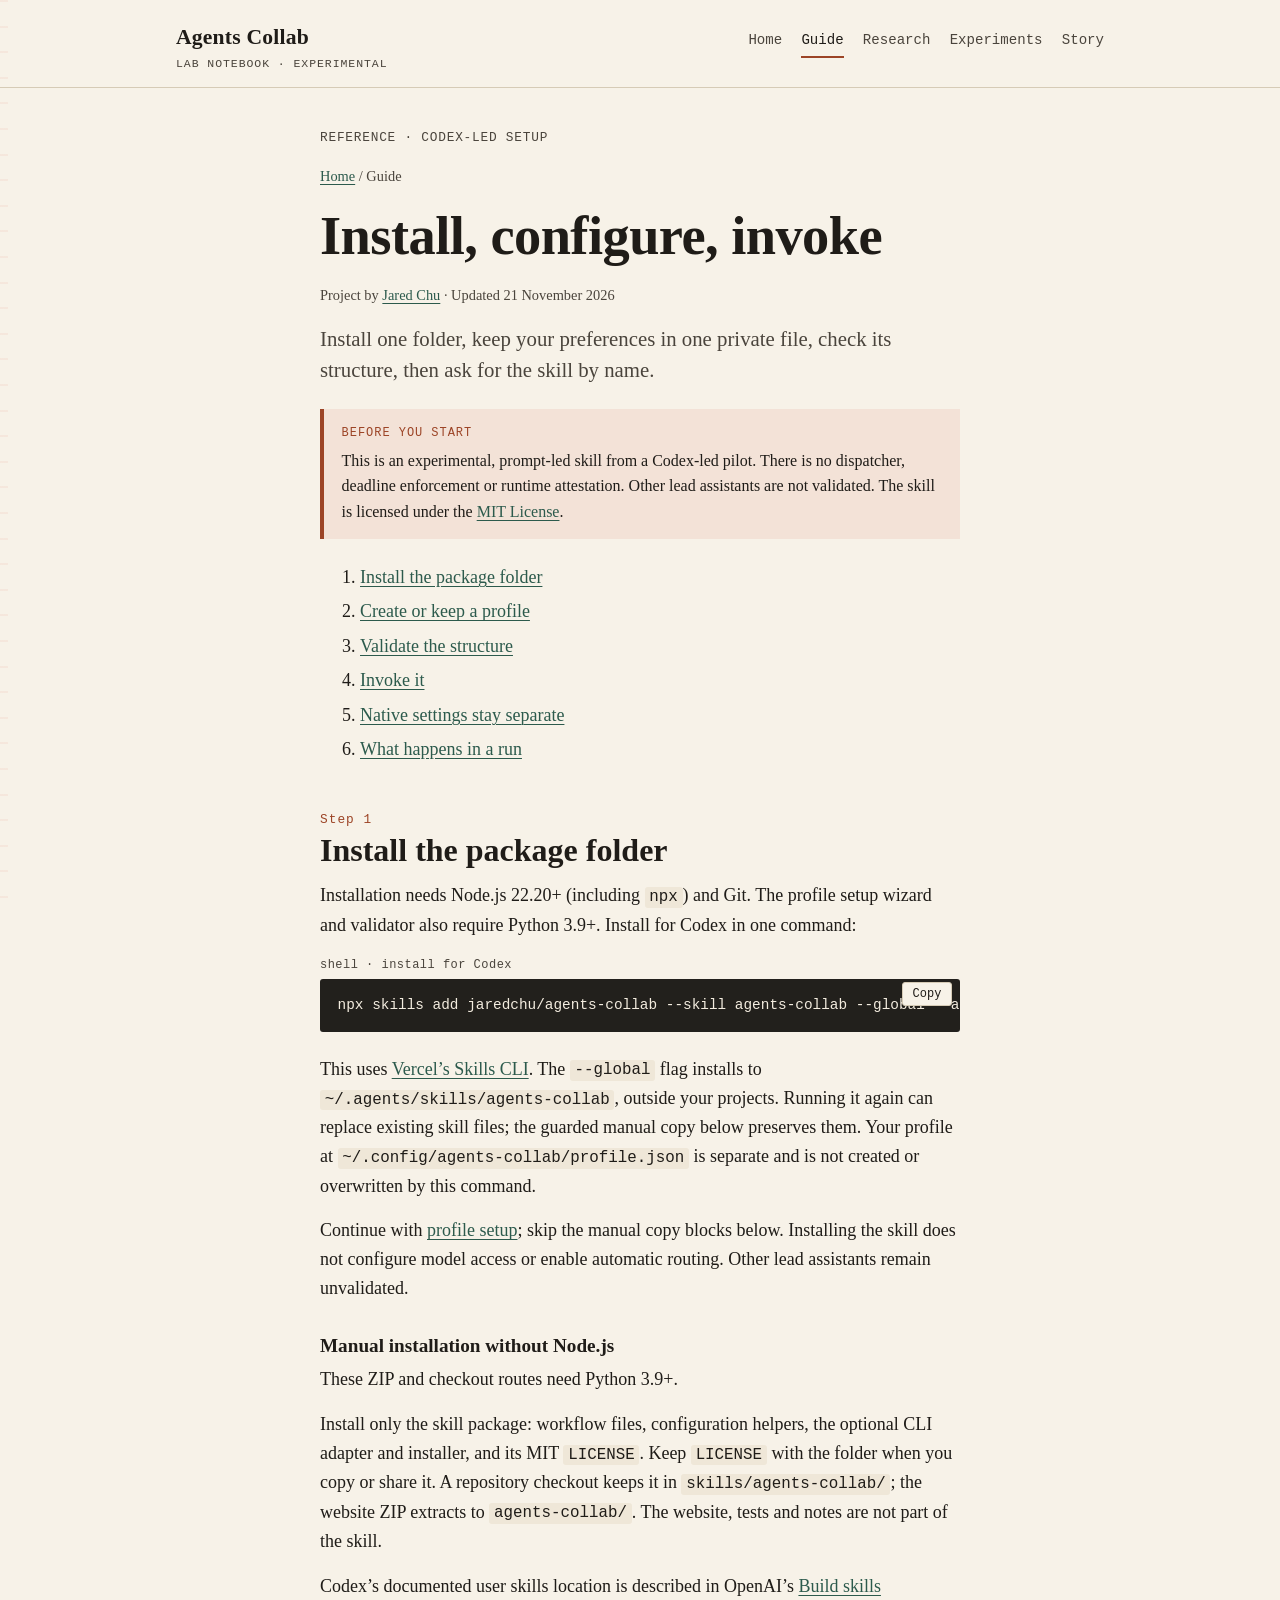
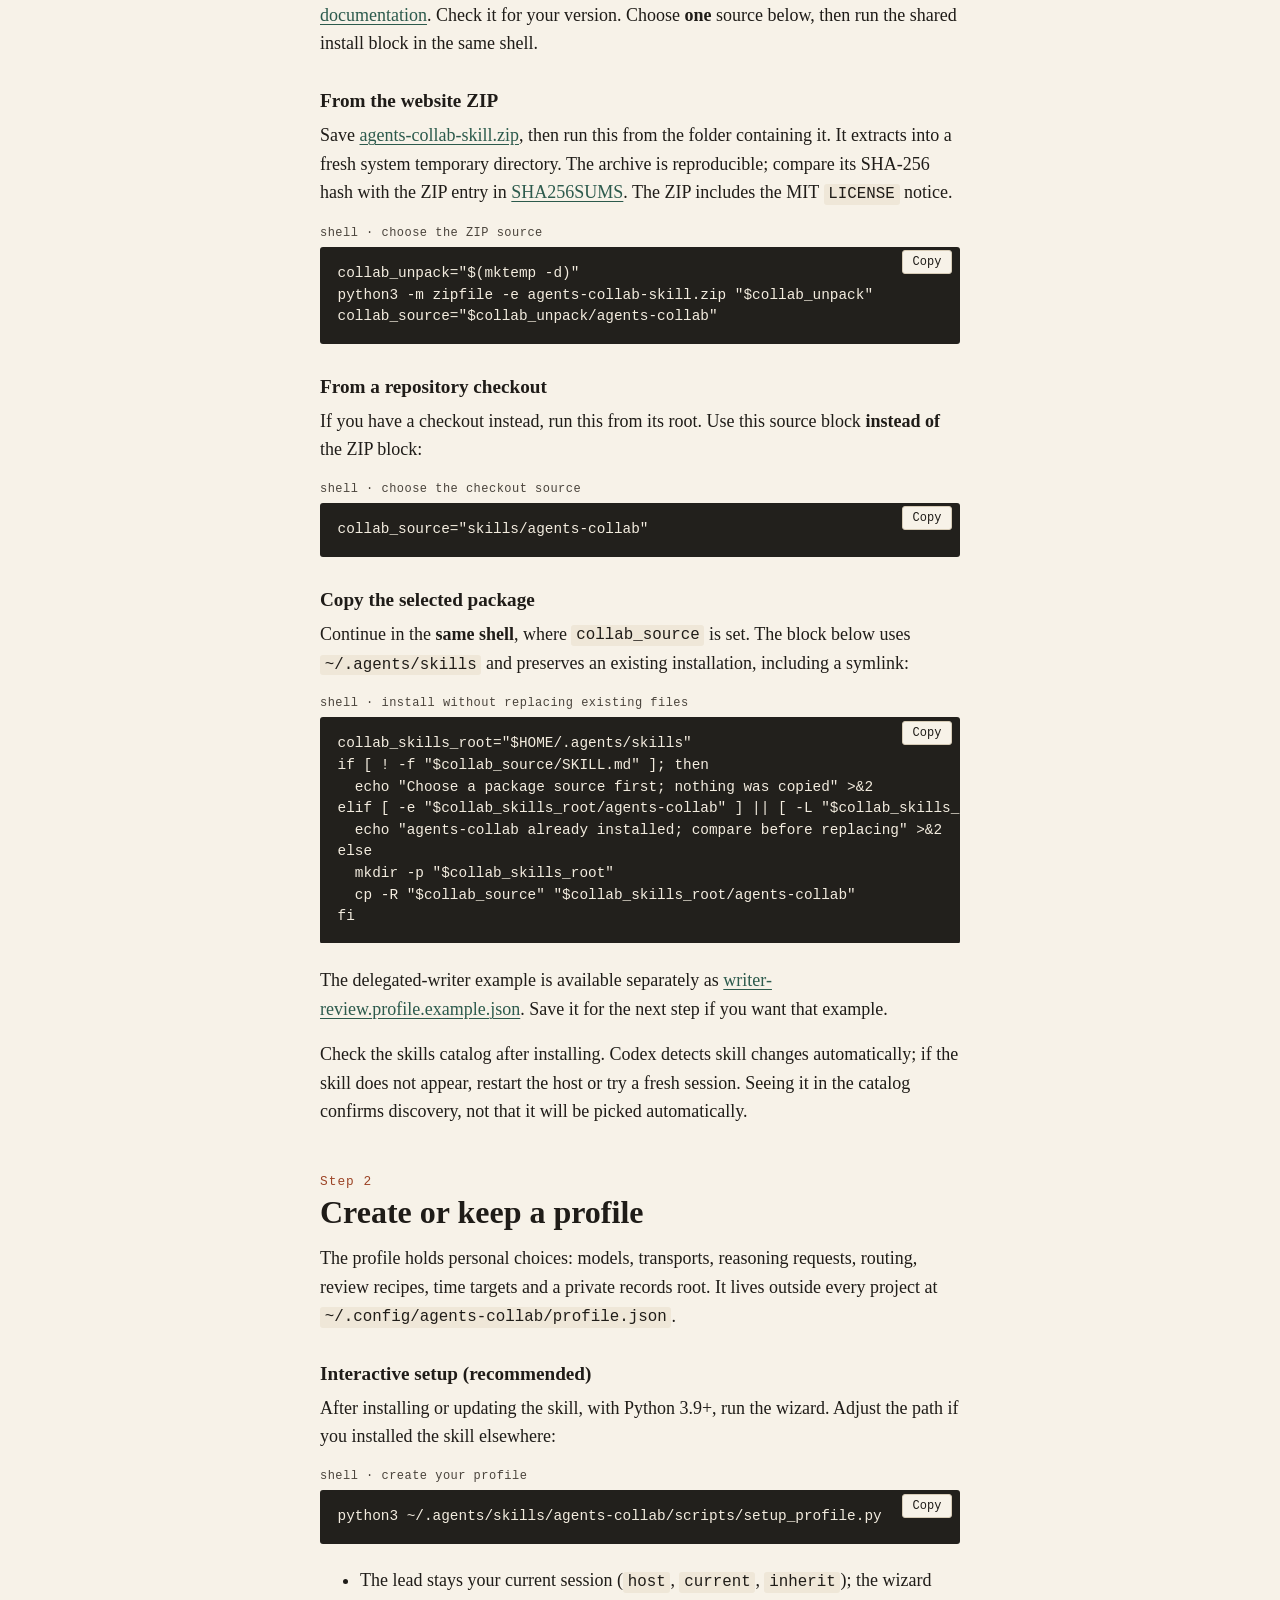
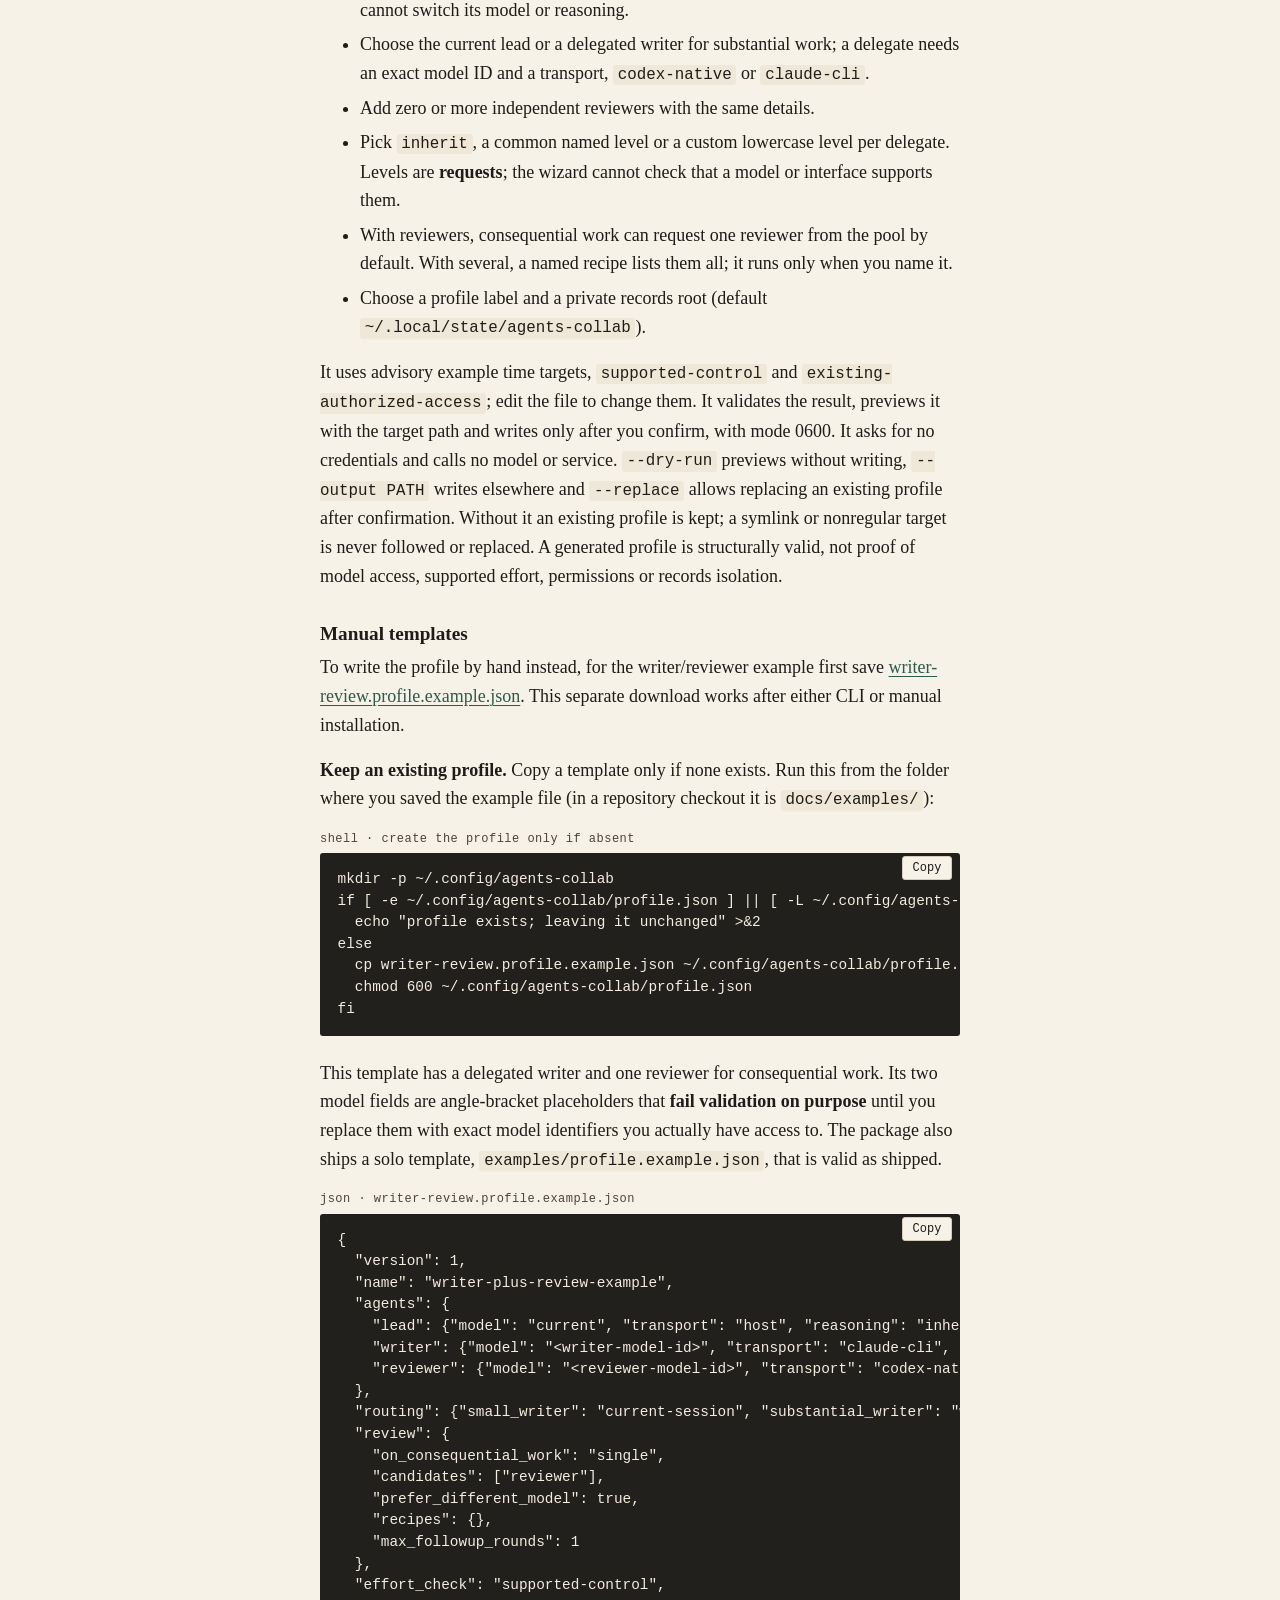
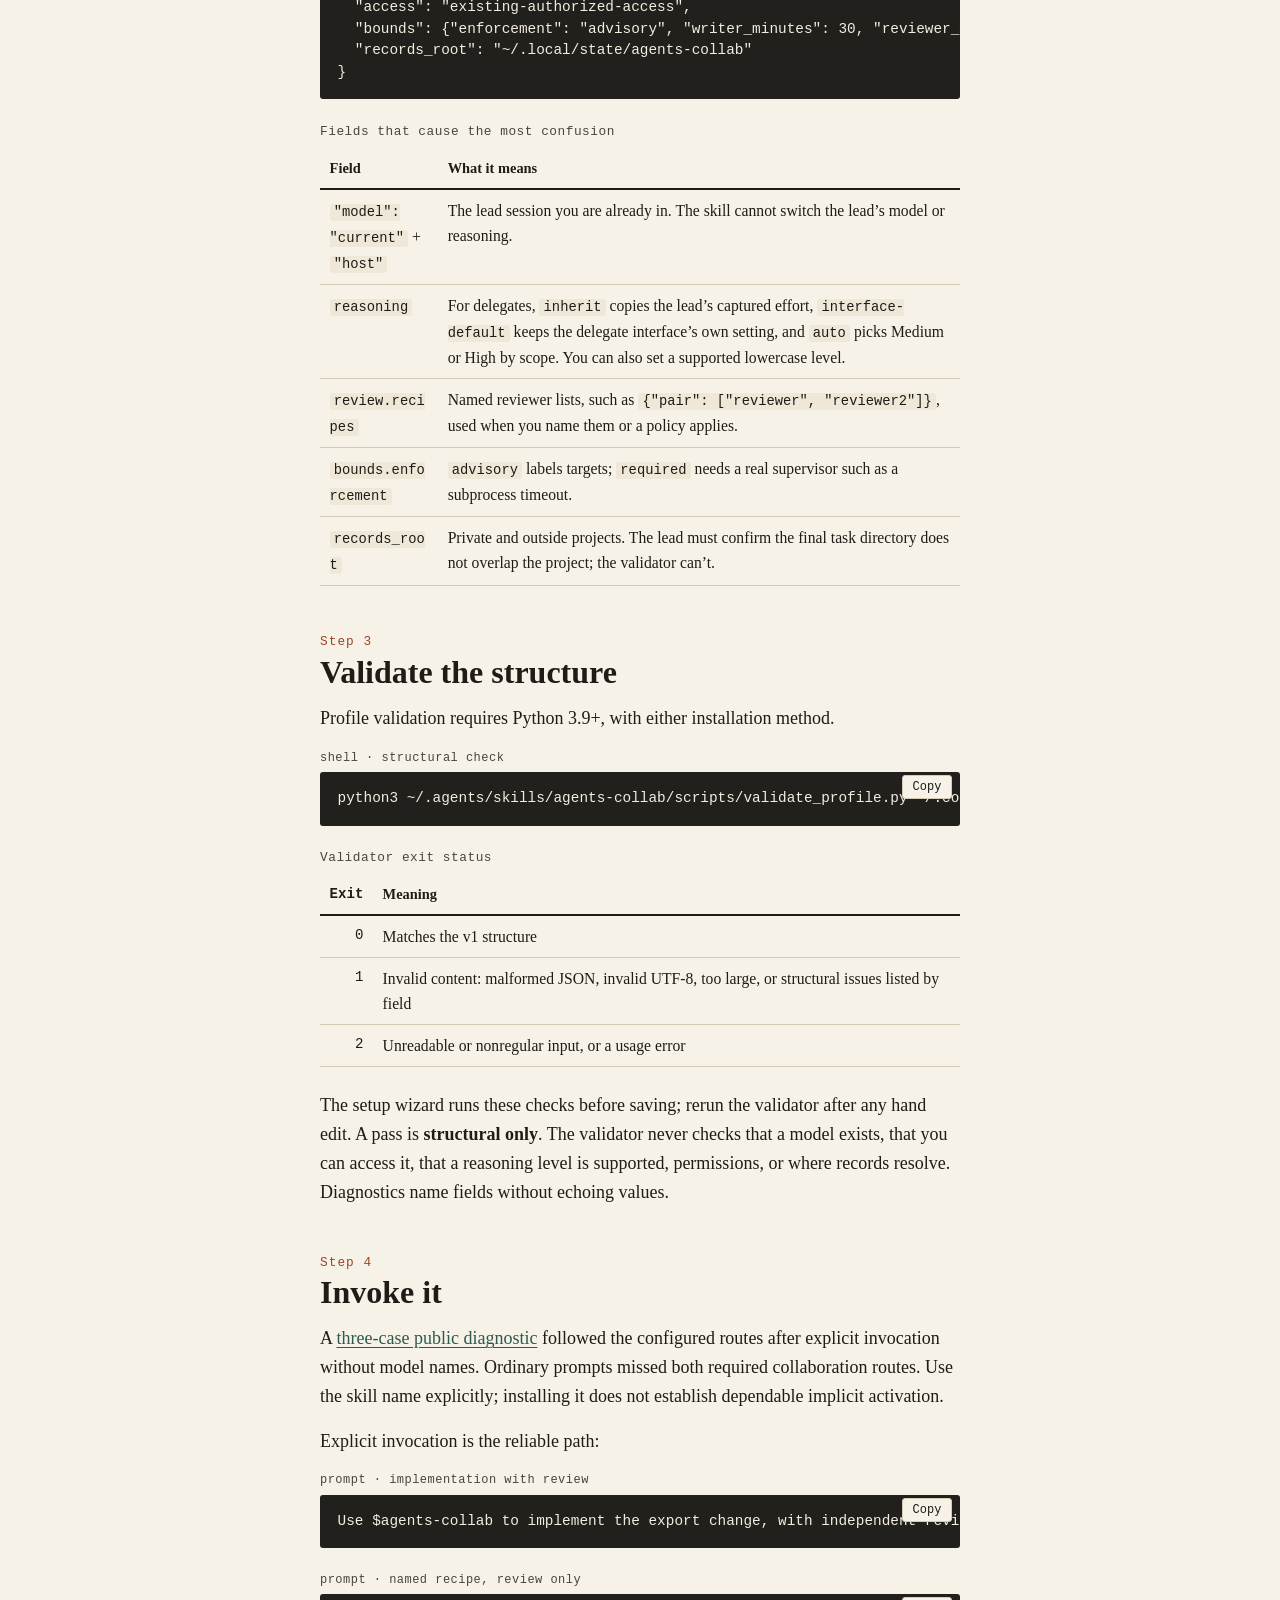
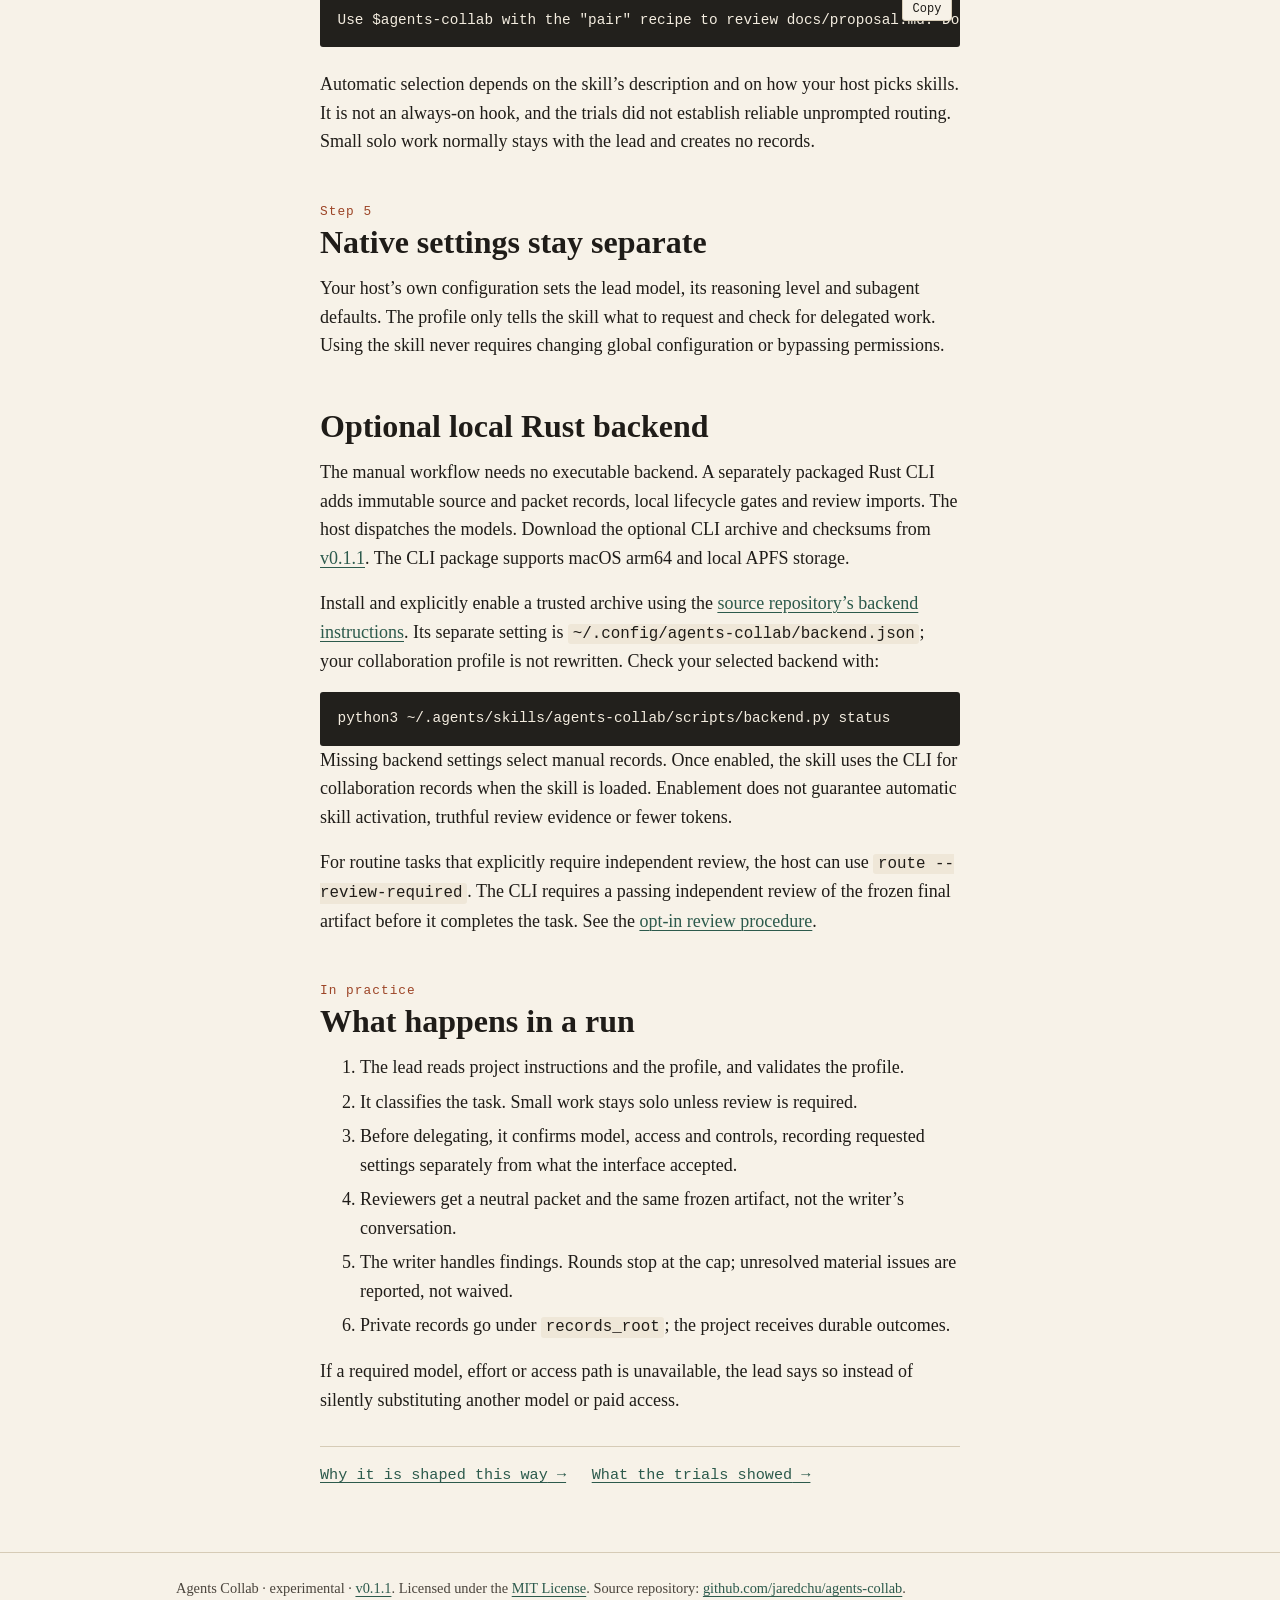
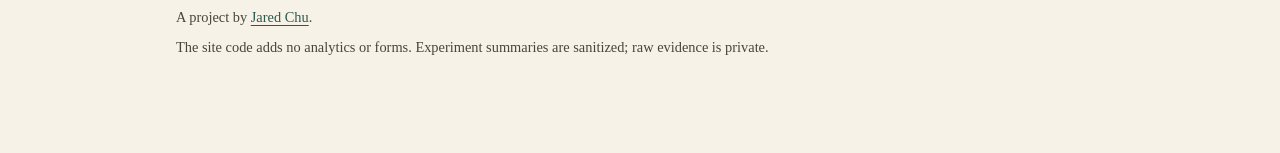
<file: website/guide/index.html>
<!doctype html>
<html lang="en">
<head>
  <meta charset="utf-8">
  <meta name="viewport" content="width=device-width, initial-scale=1">
  <link rel="icon" href="../favicon.ico" type="image/x-icon" sizes="16x16 32x32 48x48">
  <link rel="icon" href="../assets/favicon-32.png" type="image/png" sizes="32x32">
  <link rel="apple-touch-icon" href="../assets/apple-touch-icon.png" sizes="180x180">
  <title>Agents Collab setup guide — Install, configure and review</title>
  <meta name="description" content="Install Agents Collab for Codex, configure your own writer and reviewers, and choose manual records or the optional local Rust backend.">
  <link rel="stylesheet" href="../assets/site.css">
  <script src="../assets/site.js" defer></script>
  <link rel="canonical" href="https://agents-collab.com/guide/">
  <meta name="author" content="Jared Chu">
  <meta name="robots" content="index, follow, max-image-preview:large">
  <meta property="og:type" content="website">
  <meta property="og:site_name" content="Agents Collab">
  <meta property="og:title" content="Agents Collab setup guide — Install, configure and review">
  <meta property="og:description" content="Install Agents Collab for Codex, configure your own writer and reviewers, and choose manual records or the optional local Rust backend.">
  <meta property="og:url" content="https://agents-collab.com/guide/">
  <meta property="og:image" content="https://agents-collab.com/assets/mark.png">
  <meta property="og:image:width" content="512">
  <meta property="og:image:height" content="512">
  <meta property="og:image:alt" content="Agents Collab abstract evergreen and rust mark">
  <meta name="twitter:card" content="summary">
  <meta name="twitter:title" content="Agents Collab setup guide — Install, configure and review">
  <meta name="twitter:description" content="Install Agents Collab for Codex, configure your own writer and reviewers, and choose manual records or the optional local Rust backend.">
  <meta name="twitter:image" content="https://agents-collab.com/assets/mark.png">
  <link rel="alternate" type="application/json" href="https://agents-collab.com/manifest.json" title="Agents Collab content map">
  <script type="application/ld+json">{"@context":"https://schema.org","@graph":[{"@type":"Person","@id":"https://agents-collab.com/#creator","name":"Jared Chu","url":"https://cv.jaredchu.com/"},{"@type":"SoftwareSourceCode","@id":"https://agents-collab.com/#project","name":"Agents Collab","url":"https://agents-collab.com/","description":"Experimental agent skill for configured collaboration and independent reviews, with an optional local Rust record backend.","codeRepository":"https://github.com/jaredchu/agents-collab","license":"https://github.com/jaredchu/agents-collab/blob/main/LICENSE","creator":{"@id":"https://agents-collab.com/#creator"}},{"@type":"WebSite","@id":"https://agents-collab.com/#website","name":"Agents Collab","url":"https://agents-collab.com/","inLanguage":"en","creator":{"@id":"https://agents-collab.com/#creator"},"about":{"@id":"https://agents-collab.com/#project"}},{"@type":"WebPage","@id":"https://agents-collab.com/guide/#page","url":"https://agents-collab.com/guide/","name":"Agents Collab setup guide — Install, configure and review","description":"Install Agents Collab for Codex, configure your own writer and reviewers, and choose manual records or the optional local Rust backend.","inLanguage":"en","dateModified":"2026-11-21","isPartOf":{"@id":"https://agents-collab.com/#website"},"about":{"@id":"https://agents-collab.com/#project"},"breadcrumb":{"@id":"https://agents-collab.com/guide/#breadcrumb"}},{"@type":"BreadcrumbList","@id":"https://agents-collab.com/guide/#breadcrumb","itemListElement":[{"@type":"ListItem","position":1,"name":"Home","item":"https://agents-collab.com/"},{"@type":"ListItem","position":2,"name":"Guide","item":"https://agents-collab.com/guide/"}]}]}</script>
</head>
<body>
  <a class="skip-link" href="#main">Skip to content</a>
  <header class="site-header">
    <div class="inner">
      <a class="wordmark" href="../">Agents Collab<span>Lab notebook · experimental</span></a>
      <nav class="site-nav" aria-label="Main">
        <ul>
          <li><a href="../">Home</a></li>
          <li><a href="../guide/" aria-current="page">Guide</a></li>
          <li><a href="../research/">Research</a></li>
          <li><a href="../experiments/">Experiments</a></li>
          <li><a href="../story/">Story</a></li>
        </ul>
      </nav>
    </div>
  </header>

  <main id="main">
    <article class="page">
      <p class="kicker">Reference · Codex-led setup</p>
      <p class="breadcrumb"><a href="../">Home</a> / Guide</p>
      <h1>Install, configure, invoke</h1>
      <p class="page-meta">Project by <a href="https://cv.jaredchu.com/">Jared Chu</a> · Updated <time datetime="2026-11-21">21 November 2026</time></p>
      <p class="lede">Install one folder, keep your preferences in one private file, check its structure, then ask for the skill by name.</p>

      <div class="note" role="note">
        <span class="label">Before you start</span>
        <p>This is an experimental, prompt-led skill from a Codex-led pilot. There is no dispatcher, deadline enforcement or runtime attestation. Other lead assistants are not validated. The skill is licensed under the <a href="https://github.com/jaredchu/agents-collab/blob/main/LICENSE">MIT License</a>.</p>
      </div>

      <nav aria-label="On this page">
        <ol>
          <li><a href="#install">Install the package folder</a></li>
          <li><a href="#profile">Create or keep a profile</a></li>
          <li><a href="#validate">Validate the structure</a></li>
          <li><a href="#invoke">Invoke it</a></li>
          <li><a href="#native">Native settings stay separate</a></li>
          <li><a href="#run">What happens in a run</a></li>
        </ol>
      </nav>

      <h2 id="install"><span class="num">Step 1</span>Install the package folder</h2>
      <p>Installation needs Node.js 22.20+ (including <code>npx</code>) and Git. The profile setup wizard and validator also require Python 3.9+. Install for Codex in one command:</p>
      <div class="code-block">
        <p class="code-label">shell · install for Codex</p>
        <pre><code id="install-command">npx skills add jaredchu/agents-collab --skill agents-collab --global --agent codex</code></pre>
      </div>
      <p>This uses <a href="https://github.com/vercel-labs/skills">Vercel’s Skills CLI</a>. The <code>--global</code> flag installs to <code>~/.agents/skills/agents-collab</code>, outside your projects. Running it again can replace existing skill files; the guarded manual copy below preserves them. Your profile at <code>~/.config/agents-collab/profile.json</code> is separate and is not created or overwritten by this command.</p>
      <p>Continue with <a href="#profile">profile setup</a>; skip the manual copy blocks below. Installing the skill does not configure model access or enable automatic routing. Other lead assistants remain unvalidated.</p>
      <h3 id="manual">Manual installation without Node.js</h3>
      <p>These ZIP and checkout routes need Python 3.9+.</p>
      <p>Install only the skill package: workflow files, configuration helpers, the optional CLI adapter and installer, and its MIT <code>LICENSE</code>. Keep <code>LICENSE</code> with the folder when you copy or share it. A repository checkout keeps it in <code>skills/agents-collab/</code>; the website ZIP extracts to <code>agents-collab/</code>. The website, tests and notes are not part of the skill.</p>
      <p>Codex’s documented user skills location is described in OpenAI’s <a href="https://learn.chatgpt.com/docs/build-skills#how-chatgpt-and-codex-use-skills">Build skills documentation</a>. Check it for your version. Choose <strong>one</strong> source below, then run the shared install block in the same shell.</p>
      <h3 id="download">From the website ZIP</h3>
      <p>Save <a href="../downloads/agents-collab-skill.zip">agents-collab-skill.zip</a>, then run this from the folder containing it. It extracts into a fresh system temporary directory. The archive is reproducible; compare its SHA-256 hash with the ZIP entry in <a href="../downloads/SHA256SUMS">SHA256SUMS</a>. The ZIP includes the MIT <code>LICENSE</code> notice.</p>
      <div class="code-block">
        <p class="code-label">shell · choose the ZIP source</p>
        <pre><code id="install-zip-source">collab_unpack="$(mktemp -d)"
python3 -m zipfile -e agents-collab-skill.zip "$collab_unpack"
collab_source="$collab_unpack/agents-collab"</code></pre>
      </div>
      <h3>From a repository checkout</h3>
      <p>If you have a checkout instead, run this from its root. Use this source block <strong>instead of</strong> the ZIP block:</p>
      <div class="code-block">
        <p class="code-label">shell · choose the checkout source</p>
        <pre><code id="install-checkout-source">collab_source="skills/agents-collab"</code></pre>
      </div>
      <h3>Copy the selected package</h3>
      <p>Continue in the <strong>same shell</strong>, where <code>collab_source</code> is set. The block below uses <code>~/.agents/skills</code> and preserves an existing installation, including a symlink:</p>
      <div class="code-block">
        <p class="code-label">shell · install without replacing existing files</p>
        <pre><code id="install-copy">collab_skills_root="$HOME/.agents/skills"
if [ ! -f "$collab_source/SKILL.md" ]; then
  echo "Choose a package source first; nothing was copied" &gt;&amp;2
elif [ -e "$collab_skills_root/agents-collab" ] || [ -L "$collab_skills_root/agents-collab" ]; then
  echo "agents-collab already installed; compare before replacing" &gt;&amp;2
else
  mkdir -p "$collab_skills_root"
  cp -R "$collab_source" "$collab_skills_root/agents-collab"
fi</code></pre>
      </div>
      <p>The delegated-writer example is available separately as <a href="../downloads/writer-review.profile.example.json">writer-review.profile.example.json</a>. Save it for the next step if you want that example.</p>
      <p>Check the skills catalog after installing. Codex detects skill changes automatically; if the skill does not appear, restart the host or try a fresh session. Seeing it in the catalog confirms discovery, not that it will be picked automatically.</p>

      <h2 id="profile"><span class="num">Step 2</span>Create or keep a profile</h2>
      <p>The profile holds personal choices: models, transports, reasoning requests, routing, review recipes, time targets and a private records root. It lives outside every project at <code>~/.config/agents-collab/profile.json</code>.</p>
      <h3 id="wizard">Interactive setup (recommended)</h3>
      <p>After installing or updating the skill, with Python 3.9+, run the wizard. Adjust the path if you installed the skill elsewhere:</p>
      <div class="code-block">
        <p class="code-label">shell · create your profile</p>
        <pre><code id="setup-command">python3 ~/.agents/skills/agents-collab/scripts/setup_profile.py</code></pre>
      </div>
      <ul>
        <li>The lead stays your current session (<code>host</code>, <code>current</code>, <code>inherit</code>); the wizard cannot switch its model or reasoning.</li>
        <li>Choose the current lead or a delegated writer for substantial work; a delegate needs an exact model ID and a transport, <code>codex-native</code> or <code>claude-cli</code>.</li>
        <li>Add zero or more independent reviewers with the same details.</li>
        <li>Pick <code>inherit</code>, a common named level or a custom lowercase level per delegate. Levels are <strong>requests</strong>; the wizard cannot check that a model or interface supports them.</li>
        <li>With reviewers, consequential work can request one reviewer from the pool by default. With several, a named recipe lists them all; it runs only when you name it.</li>
        <li>Choose a profile label and a private records root (default <code>~/.local/state/agents-collab</code>).</li>
      </ul>
      <p>It uses advisory example time targets, <code>supported-control</code> and <code>existing-authorized-access</code>; edit the file to change them. It validates the result, previews it with the target path and writes only after you confirm, with mode 0600. It asks for no credentials and calls no model or service. <code>--dry-run</code> previews without writing, <code>--output PATH</code> writes elsewhere and <code>--replace</code> allows replacing an existing profile after confirmation. Without it an existing profile is kept; a symlink or nonregular target is never followed or replaced. A generated profile is structurally valid, not proof of model access, supported effort, permissions or records isolation.</p>
      <h3 id="templates">Manual templates</h3>
      <p>To write the profile by hand instead, for the writer/reviewer example first save <a href="../downloads/writer-review.profile.example.json">writer-review.profile.example.json</a>. This separate download works after either CLI or manual installation.</p>
      <p><strong>Keep an existing profile.</strong> Copy a template only if none exists. Run this from the folder where you saved the example file (in a repository checkout it is <code>docs/examples/</code>):</p>
      <div class="code-block">
        <p class="code-label">shell · create the profile only if absent</p>
        <pre><code>mkdir -p ~/.config/agents-collab
if [ -e ~/.config/agents-collab/profile.json ] || [ -L ~/.config/agents-collab/profile.json ]; then
  echo "profile exists; leaving it unchanged" &gt;&amp;2
else
  cp writer-review.profile.example.json ~/.config/agents-collab/profile.json
  chmod 600 ~/.config/agents-collab/profile.json
fi</code></pre>
      </div>
      <p>This template has a delegated writer and one reviewer for consequential work. Its two model fields are angle-bracket placeholders that <strong>fail validation on purpose</strong> until you replace them with exact model identifiers you actually have access to. The package also ships a solo template, <code>examples/profile.example.json</code>, that is valid as shipped.</p>
      <div class="code-block">
        <p class="code-label">json · writer-review.profile.example.json</p>
        <pre><code id="profile-writer-review">{
  "version": 1,
  "name": "writer-plus-review-example",
  "agents": {
    "lead": {"model": "current", "transport": "host", "reasoning": "inherit"},
    "writer": {"model": "&lt;writer-model-id&gt;", "transport": "claude-cli", "reasoning": "interface-default"},
    "reviewer": {"model": "&lt;reviewer-model-id&gt;", "transport": "codex-native", "reasoning": "interface-default"}
  },
  "routing": {"small_writer": "current-session", "substantial_writer": "writer"},
  "review": {
    "on_consequential_work": "single",
    "candidates": ["reviewer"],
    "prefer_different_model": true,
    "recipes": {},
    "max_followup_rounds": 1
  },
  "effort_check": "supported-control",
  "access": "existing-authorized-access",
  "bounds": {"enforcement": "advisory", "writer_minutes": 30, "reviewer_minutes": 10, "review_output_words": 800},
  "records_root": "~/.local/state/agents-collab"
}</code></pre>
      </div>

      <div class="table-wrap" role="region" aria-labelledby="fields-caption" tabindex="0">
        <table>
          <caption id="fields-caption">Fields that cause the most confusion</caption>
          <thead><tr><th scope="col">Field</th><th scope="col">What it means</th></tr></thead>
          <tbody>
            <tr><td><code>"model": "current"</code> + <code>"host"</code></td><td>The lead session you are already in. The skill cannot switch the lead’s model or reasoning.</td></tr>
            <tr><td><code>reasoning</code></td><td>For delegates, <code>inherit</code> copies the lead’s captured effort, <code>interface-default</code> keeps the delegate interface’s own setting, and <code>auto</code> picks Medium or High by scope. You can also set a supported lowercase level.</td></tr>
            <tr><td><code>review.recipes</code></td><td>Named reviewer lists, such as <code>{"pair": ["reviewer", "reviewer2"]}</code>, used when you name them or a policy applies.</td></tr>
            <tr><td><code>bounds.enforcement</code></td><td><code>advisory</code> labels targets; <code>required</code> needs a real supervisor such as a subprocess timeout.</td></tr>
            <tr><td><code>records_root</code></td><td>Private and outside projects. The lead must confirm the final task directory does not overlap the project; the validator can’t.</td></tr>
          </tbody>
        </table>
      </div>

      <h2 id="validate"><span class="num">Step 3</span>Validate the structure</h2>
      <p>Profile validation requires Python 3.9+, with either installation method.</p>
      <div class="code-block">
        <p class="code-label">shell · structural check</p>
        <pre><code>python3 ~/.agents/skills/agents-collab/scripts/validate_profile.py ~/.config/agents-collab/profile.json</code></pre>
      </div>
      <div class="table-wrap" role="region" aria-labelledby="exit-caption" tabindex="0">
        <table>
          <caption id="exit-caption">Validator exit status</caption>
          <thead><tr><th scope="col" class="num">Exit</th><th scope="col">Meaning</th></tr></thead>
          <tbody>
            <tr><td class="num">0</td><td>Matches the v1 structure</td></tr>
            <tr><td class="num">1</td><td>Invalid content: malformed JSON, invalid UTF-8, too large, or structural issues listed by field</td></tr>
            <tr><td class="num">2</td><td>Unreadable or nonregular input, or a usage error</td></tr>
          </tbody>
        </table>
      </div>
      <p>The setup wizard runs these checks before saving; rerun the validator after any hand edit. A pass is <strong>structural only</strong>. The validator never checks that a model exists, that you can access it, that a reasoning level is supported, permissions, or where records resolve. Diagnostics name fields without echoing values.</p>

      <h2 id="invoke"><span class="num">Step 4</span>Invoke it</h2>
      <p>A <a href="../experiments/#automatic-routing">three-case public diagnostic</a> followed the configured routes after explicit invocation without model names. Ordinary prompts missed both required collaboration routes. Use the skill name explicitly; installing it does not establish dependable implicit activation.</p>
      <p>Explicit invocation is the reliable path:</p>
      <div class="code-block">
        <p class="code-label">prompt · implementation with review</p>
        <pre><code>Use $agents-collab to implement the export change, with independent review before I merge.</code></pre>
      </div>
      <div class="code-block">
        <p class="code-label">prompt · named recipe, review only</p>
        <pre><code>Use $agents-collab with the "pair" recipe to review docs/proposal.md. Do not edit it.</code></pre>
      </div>
      <p>Automatic selection depends on the skill’s description and on how your host picks skills. It is not an always-on hook, and the trials did not establish reliable unprompted routing. Small solo work normally stays with the lead and creates no records.</p>

      <h2 id="native"><span class="num">Step 5</span>Native settings stay separate</h2>
      <p>Your host’s own configuration sets the lead model, its reasoning level and subagent defaults. The profile only tells the skill what to request and check for delegated work. Using the skill never requires changing global configuration or bypassing permissions.</p>

      <h2 id="backend">Optional local Rust backend</h2>
      <p>The manual workflow needs no executable backend. A separately packaged Rust CLI adds immutable source and packet records, local lifecycle gates and review imports. The host dispatches the models. Download the optional CLI archive and checksums from <a href="https://github.com/jaredchu/agents-collab/releases/tag/v0.1.1">v0.1.1</a>. The CLI package supports macOS arm64 and local APFS storage.</p>
      <p>Install and explicitly enable a trusted archive using the <a href="https://github.com/jaredchu/agents-collab/blob/main/docs/cli.md#optional-backend-installation">source repository’s backend instructions</a>. Its separate setting is <code>~/.config/agents-collab/backend.json</code>; your collaboration profile is not rewritten. Check your selected backend with:</p>
      <pre><code>python3 ~/.agents/skills/agents-collab/scripts/backend.py status</code></pre>
      <p>Missing backend settings select manual records. Once enabled, the skill uses the CLI for collaboration records when the skill is loaded. Enablement does not guarantee automatic skill activation, truthful review evidence or fewer tokens.</p>
      <p>For routine tasks that explicitly require independent review, the host can use <code>route --review-required</code>. The CLI requires a passing independent review of the frozen final artifact before it completes the task. See the <a href="https://github.com/jaredchu/agents-collab/blob/v0.1.1/skills/agents-collab/references/backend.md#explicit-opt-in-for-routine-tasks">opt-in review procedure</a>.</p>

      <h2 id="run"><span class="num">In practice</span>What happens in a run</h2>
      <ol>
        <li>The lead reads project instructions and the profile, and validates the profile.</li>
        <li>It classifies the task. Small work stays solo unless review is required.</li>
        <li>Before delegating, it confirms model, access and controls, recording requested settings separately from what the interface accepted.</li>
        <li>Reviewers get a neutral packet and the same frozen artifact, not the writer’s conversation.</li>
        <li>The writer handles findings. Rounds stop at the cap; unresolved material issues are reported, not waived.</li>
        <li>Private records go under <code>records_root</code>; the project receives durable outcomes.</li>
      </ol>
      <p>If a required model, effort or access path is unavailable, the lead says so instead of silently substituting another model or paid access.</p>

      <p class="next-links">
        <a href="../research/">Why it is shaped this way</a>
        <a href="../experiments/">What the trials showed</a>
      </p>
    </article>
  </main>

  <footer class="site-footer">
    <div class="inner">
      <p>Agents Collab · experimental · <a href="https://github.com/jaredchu/agents-collab/releases/tag/v0.1.1">v0.1.1</a>. Licensed under the <a href="https://github.com/jaredchu/agents-collab/blob/main/LICENSE">MIT License</a>. Source repository: <a href="https://github.com/jaredchu/agents-collab">github.com/jaredchu/agents-collab</a>.</p>
      <p>A project by <a href="https://cv.jaredchu.com/">Jared Chu</a>.</p>
      <p>The site code adds no analytics or forms. Experiment summaries are sanitized; raw evidence is private.</p>
    </div>
  </footer>
</body>
</html>
</file>
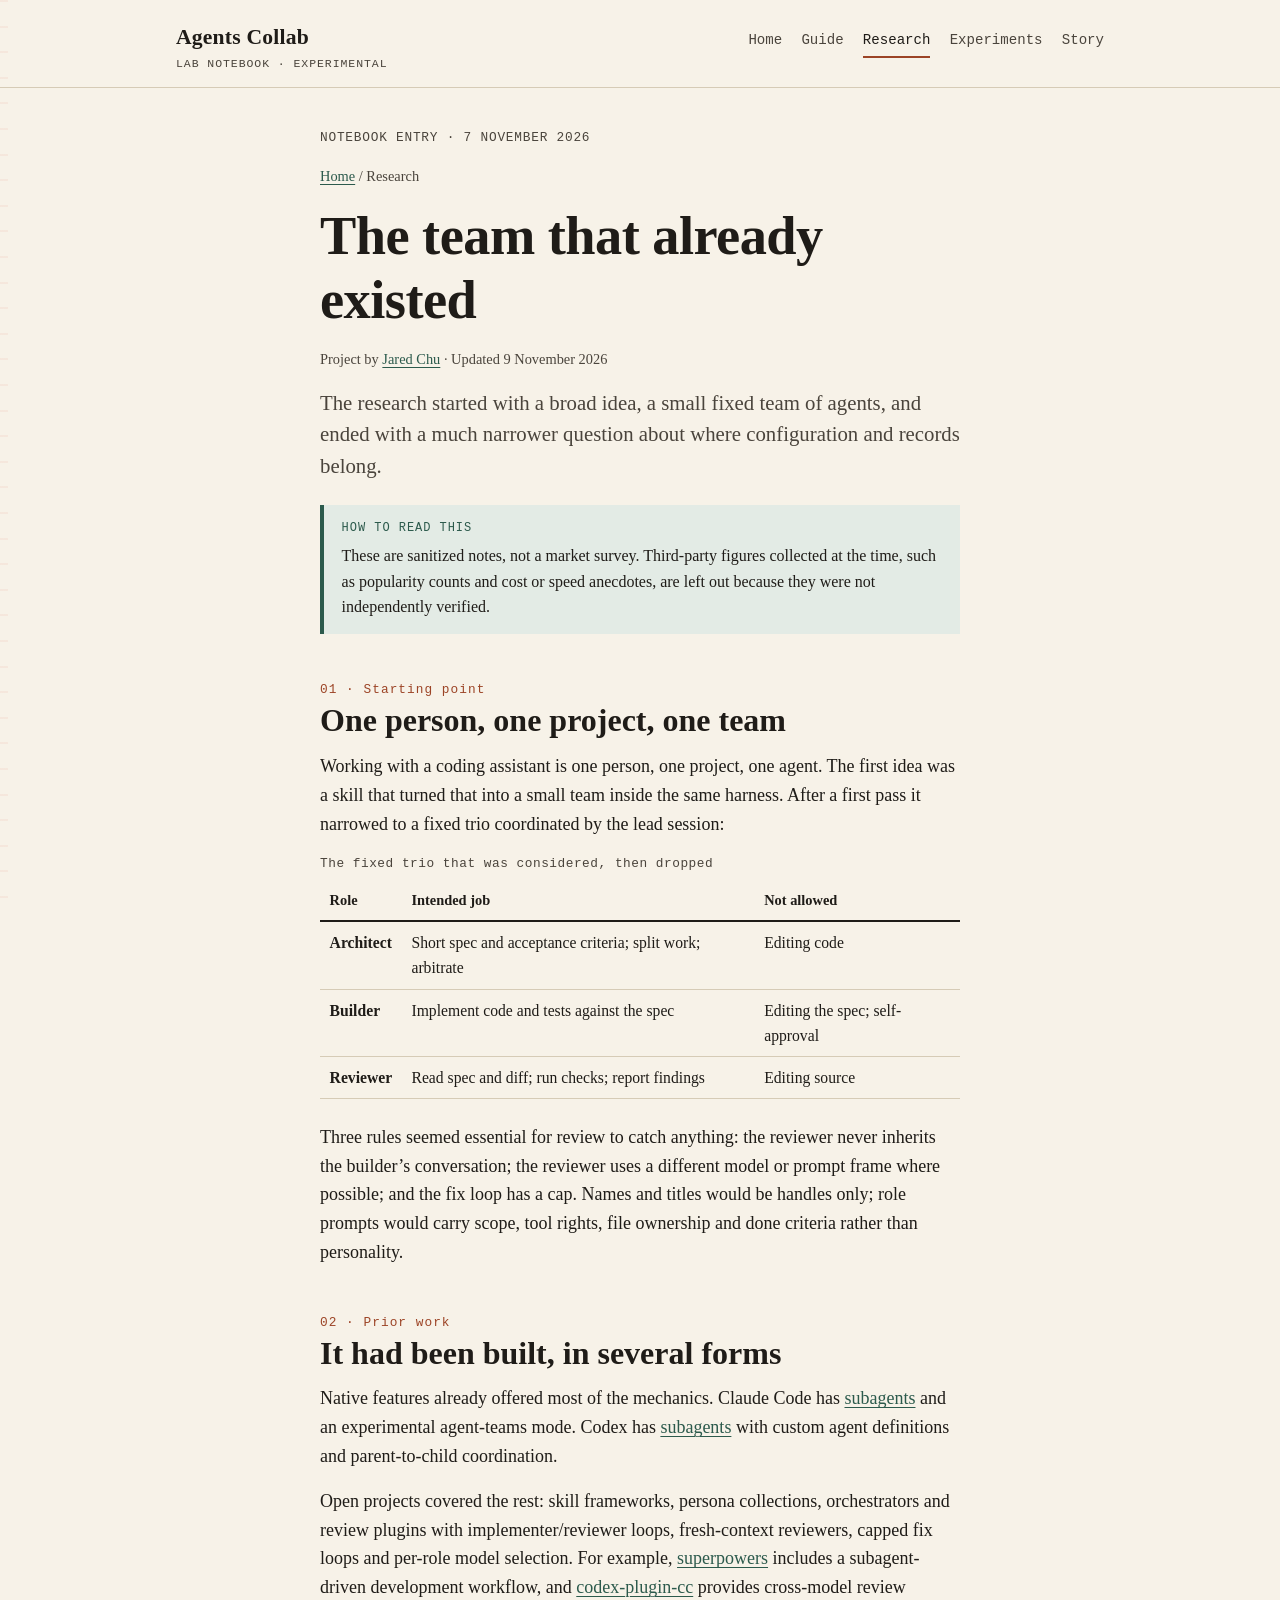
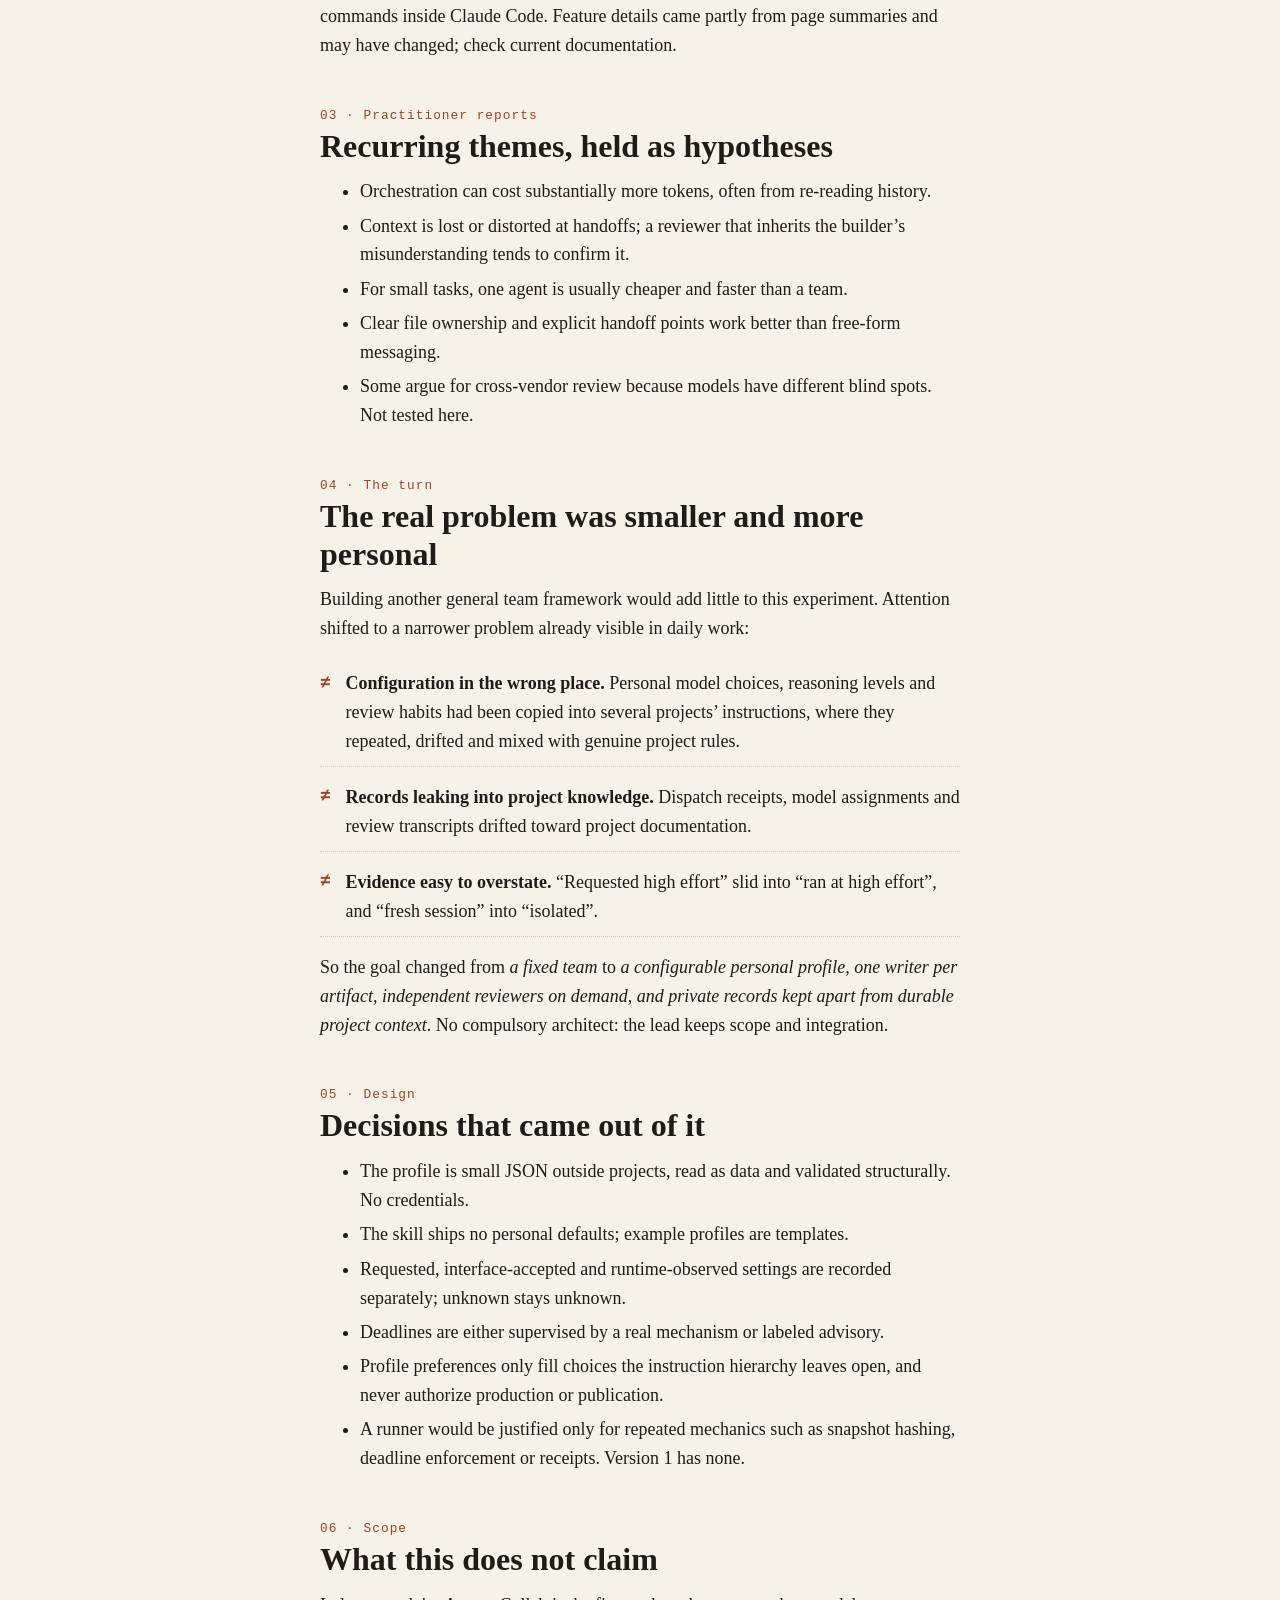
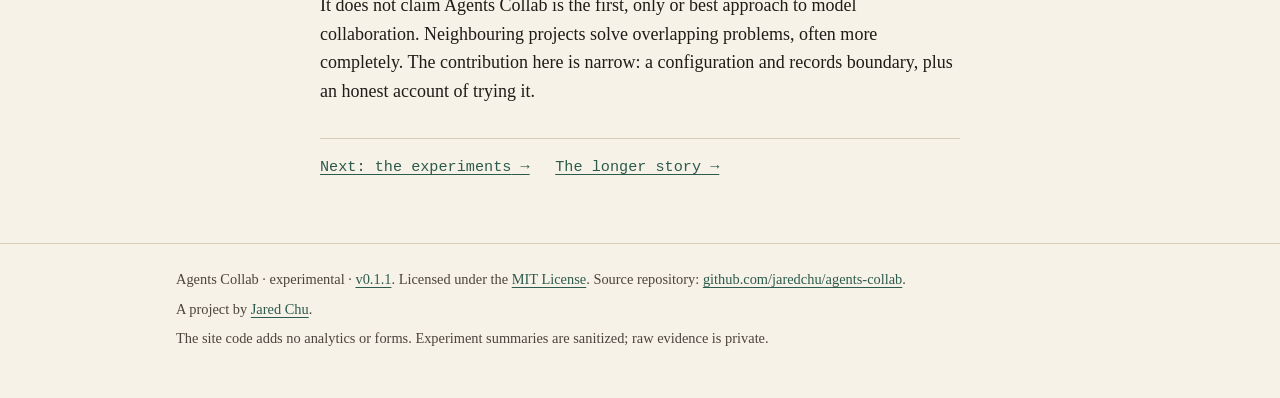
<file: website/research/index.html>
<!doctype html>
<html lang="en">
<head>
  <meta charset="utf-8">
  <meta name="viewport" content="width=device-width, initial-scale=1">
  <link rel="icon" href="../favicon.ico" type="image/x-icon" sizes="16x16 32x32 48x48">
  <link rel="icon" href="../assets/favicon-32.png" type="image/png" sizes="32x32">
  <link rel="apple-touch-icon" href="../assets/apple-touch-icon.png" sizes="180x180">
  <title>AI agent collaboration research — Agents Collab</title>
  <meta name="description" content="Research behind Agents Collab: existing agent-team approaches, independent review, personal workflow configuration and the limits of the evidence.">
  <link rel="stylesheet" href="../assets/site.css">
  <script src="../assets/site.js" defer></script>
  <link rel="canonical" href="https://agents-collab.com/research/">
  <meta name="author" content="Jared Chu">
  <meta name="robots" content="index, follow, max-image-preview:large">
  <meta property="og:type" content="website">
  <meta property="og:site_name" content="Agents Collab">
  <meta property="og:title" content="AI agent collaboration research — Agents Collab">
  <meta property="og:description" content="Research behind Agents Collab: existing agent-team approaches, independent review, personal workflow configuration and the limits of the evidence.">
  <meta property="og:url" content="https://agents-collab.com/research/">
  <meta property="og:image" content="https://agents-collab.com/assets/mark.png">
  <meta property="og:image:width" content="512">
  <meta property="og:image:height" content="512">
  <meta property="og:image:alt" content="Agents Collab abstract evergreen and rust mark">
  <meta name="twitter:card" content="summary">
  <meta name="twitter:title" content="AI agent collaboration research — Agents Collab">
  <meta name="twitter:description" content="Research behind Agents Collab: existing agent-team approaches, independent review, personal workflow configuration and the limits of the evidence.">
  <meta name="twitter:image" content="https://agents-collab.com/assets/mark.png">
  <link rel="alternate" type="application/json" href="https://agents-collab.com/manifest.json" title="Agents Collab content map">
  <script type="application/ld+json">{"@context":"https://schema.org","@graph":[{"@type":"Person","@id":"https://agents-collab.com/#creator","name":"Jared Chu","url":"https://cv.jaredchu.com/"},{"@type":"SoftwareSourceCode","@id":"https://agents-collab.com/#project","name":"Agents Collab","url":"https://agents-collab.com/","description":"Experimental agent skill for configured collaboration and independent reviews, with an optional local Rust record backend.","codeRepository":"https://github.com/jaredchu/agents-collab","license":"https://github.com/jaredchu/agents-collab/blob/main/LICENSE","creator":{"@id":"https://agents-collab.com/#creator"}},{"@type":"WebSite","@id":"https://agents-collab.com/#website","name":"Agents Collab","url":"https://agents-collab.com/","inLanguage":"en","creator":{"@id":"https://agents-collab.com/#creator"},"about":{"@id":"https://agents-collab.com/#project"}},{"@type":"WebPage","@id":"https://agents-collab.com/research/#page","url":"https://agents-collab.com/research/","name":"AI agent collaboration research — Agents Collab","description":"Research behind Agents Collab: existing agent-team approaches, independent review, personal workflow configuration and the limits of the evidence.","inLanguage":"en","dateModified":"2026-11-09","isPartOf":{"@id":"https://agents-collab.com/#website"},"about":{"@id":"https://agents-collab.com/#project"},"breadcrumb":{"@id":"https://agents-collab.com/research/#breadcrumb"}},{"@type":"BreadcrumbList","@id":"https://agents-collab.com/research/#breadcrumb","itemListElement":[{"@type":"ListItem","position":1,"name":"Home","item":"https://agents-collab.com/"},{"@type":"ListItem","position":2,"name":"Research","item":"https://agents-collab.com/research/"}]}]}</script>
</head>
<body>
  <a class="skip-link" href="#main">Skip to content</a>
  <header class="site-header">
    <div class="inner">
      <a class="wordmark" href="../">Agents Collab<span>Lab notebook · experimental</span></a>
      <nav class="site-nav" aria-label="Main">
        <ul>
          <li><a href="../">Home</a></li>
          <li><a href="../guide/">Guide</a></li>
          <li><a href="../research/" aria-current="page">Research</a></li>
          <li><a href="../experiments/">Experiments</a></li>
          <li><a href="../story/">Story</a></li>
        </ul>
      </nav>
    </div>
  </header>

  <main id="main">
    <article class="page">
      <p class="kicker">Notebook entry · 7 November 2026</p>
      <p class="breadcrumb"><a href="../">Home</a> / Research</p>
      <h1>The team that already existed</h1>
      <p class="page-meta">Project by <a href="https://cv.jaredchu.com/">Jared Chu</a> · Updated <time datetime="2026-11-09">9 November 2026</time></p>
      <p class="lede">The research started with a broad idea, a small fixed team of agents, and ended with a much narrower question about where configuration and records belong.</p>

      <div class="note green" role="note">
        <span class="label">How to read this</span>
        <p>These are sanitized notes, not a market survey. Third-party figures collected at the time, such as popularity counts and cost or speed anecdotes, are left out because they were not independently verified.</p>
      </div>

      <h2 id="start"><span class="num">01 · Starting point</span>One person, one project, one team</h2>
      <p>Working with a coding assistant is one person, one project, one agent. The first idea was a skill that turned that into a small team inside the same harness. After a first pass it narrowed to a fixed trio coordinated by the lead session:</p>
      <div class="table-wrap" role="region" aria-labelledby="trio-caption" tabindex="0">
        <table>
          <caption id="trio-caption">The fixed trio that was considered, then dropped</caption>
          <thead><tr><th scope="col">Role</th><th scope="col">Intended job</th><th scope="col">Not allowed</th></tr></thead>
          <tbody>
            <tr><th scope="row">Architect</th><td>Short spec and acceptance criteria; split work; arbitrate</td><td>Editing code</td></tr>
            <tr><th scope="row">Builder</th><td>Implement code and tests against the spec</td><td>Editing the spec; self-approval</td></tr>
            <tr><th scope="row">Reviewer</th><td>Read spec and diff; run checks; report findings</td><td>Editing source</td></tr>
          </tbody>
        </table>
      </div>
      <p>Three rules seemed essential for review to catch anything: the reviewer never inherits the builder’s conversation; the reviewer uses a different model or prompt frame where possible; and the fix loop has a cap. Names and titles would be handles only; role prompts would carry scope, tool rights, file ownership and done criteria rather than personality.</p>

      <h2 id="existing"><span class="num">02 · Prior work</span>It had been built, in several forms</h2>
      <p>Native features already offered most of the mechanics. Claude Code has <a href="https://code.claude.com/docs/en/sub-agents.md">subagents</a> and an experimental agent-teams mode. Codex has <a href="https://learn.chatgpt.com/docs/agent-configuration/subagents">subagents</a> with custom agent definitions and parent-to-child coordination.</p>
      <p>Open projects covered the rest: skill frameworks, persona collections, orchestrators and review plugins with implementer/reviewer loops, fresh-context reviewers, capped fix loops and per-role model selection. For example, <a href="https://github.com/obra/superpowers">superpowers</a> includes a subagent-driven development workflow, and <a href="https://github.com/openai/codex-plugin-cc">codex-plugin-cc</a> provides cross-model review commands inside Claude Code. Feature details came partly from page summaries and may have changed; check current documentation.</p>

      <h2 id="practice"><span class="num">03 · Practitioner reports</span>Recurring themes, held as hypotheses</h2>
      <ul>
        <li>Orchestration can cost substantially more tokens, often from re-reading history.</li>
        <li>Context is lost or distorted at handoffs; a reviewer that inherits the builder’s misunderstanding tends to confirm it.</li>
        <li>For small tasks, one agent is usually cheaper and faster than a team.</li>
        <li>Clear file ownership and explicit handoff points work better than free-form messaging.</li>
        <li>Some argue for cross-vendor review because models have different blind spots. Not tested here.</li>
      </ul>

      <h2 id="pivot"><span class="num">04 · The turn</span>The real problem was smaller and more personal</h2>
      <p>Building another general team framework would add little to this experiment. Attention shifted to a narrower problem already visible in daily work:</p>
      <ul class="limits" aria-label="Problems identified">
        <li><strong>Configuration in the wrong place.</strong> Personal model choices, reasoning levels and review habits had been copied into several projects’ instructions, where they repeated, drifted and mixed with genuine project rules.</li>
        <li><strong>Records leaking into project knowledge.</strong> Dispatch receipts, model assignments and review transcripts drifted toward project documentation.</li>
        <li><strong>Evidence easy to overstate.</strong> “Requested high effort” slid into “ran at high effort”, and “fresh session” into “isolated”.</li>
      </ul>
      <p>So the goal changed from <em>a fixed team</em> to <em>a configurable personal profile, one writer per artifact, independent reviewers on demand, and private records kept apart from durable project context</em>. No compulsory architect: the lead keeps scope and integration.</p>

      <h2 id="decisions"><span class="num">05 · Design</span>Decisions that came out of it</h2>
      <ul>
        <li>The profile is small JSON outside projects, read as data and validated structurally. No credentials.</li>
        <li>The skill ships no personal defaults; example profiles are templates.</li>
        <li>Requested, interface-accepted and runtime-observed settings are recorded separately; unknown stays unknown.</li>
        <li>Deadlines are either supervised by a real mechanism or labeled advisory.</li>
        <li>Profile preferences only fill choices the instruction hierarchy leaves open, and never authorize production or publication.</li>
        <li>A runner would be justified only for repeated mechanics such as snapshot hashing, deadline enforcement or receipts. Version 1 has none.</li>
      </ul>

      <h2 id="not"><span class="num">06 · Scope</span>What this does not claim</h2>
      <p>It does not claim Agents Collab is the first, only or best approach to model collaboration. Neighbouring projects solve overlapping problems, often more completely. The contribution here is narrow: a configuration and records boundary, plus an honest account of trying it.</p>

      <p class="next-links">
        <a href="../experiments/">Next: the experiments</a>
        <a href="../story/">The longer story</a>
      </p>
    </article>
  </main>

  <footer class="site-footer">
    <div class="inner">
      <p>Agents Collab · experimental · <a href="https://github.com/jaredchu/agents-collab/releases/tag/v0.1.1">v0.1.1</a>. Licensed under the <a href="https://github.com/jaredchu/agents-collab/blob/main/LICENSE">MIT License</a>. Source repository: <a href="https://github.com/jaredchu/agents-collab">github.com/jaredchu/agents-collab</a>.</p>
      <p>A project by <a href="https://cv.jaredchu.com/">Jared Chu</a>.</p>
      <p>The site code adds no analytics or forms. Experiment summaries are sanitized; raw evidence is private.</p>
    </div>
  </footer>
</body>
</html>
</file>
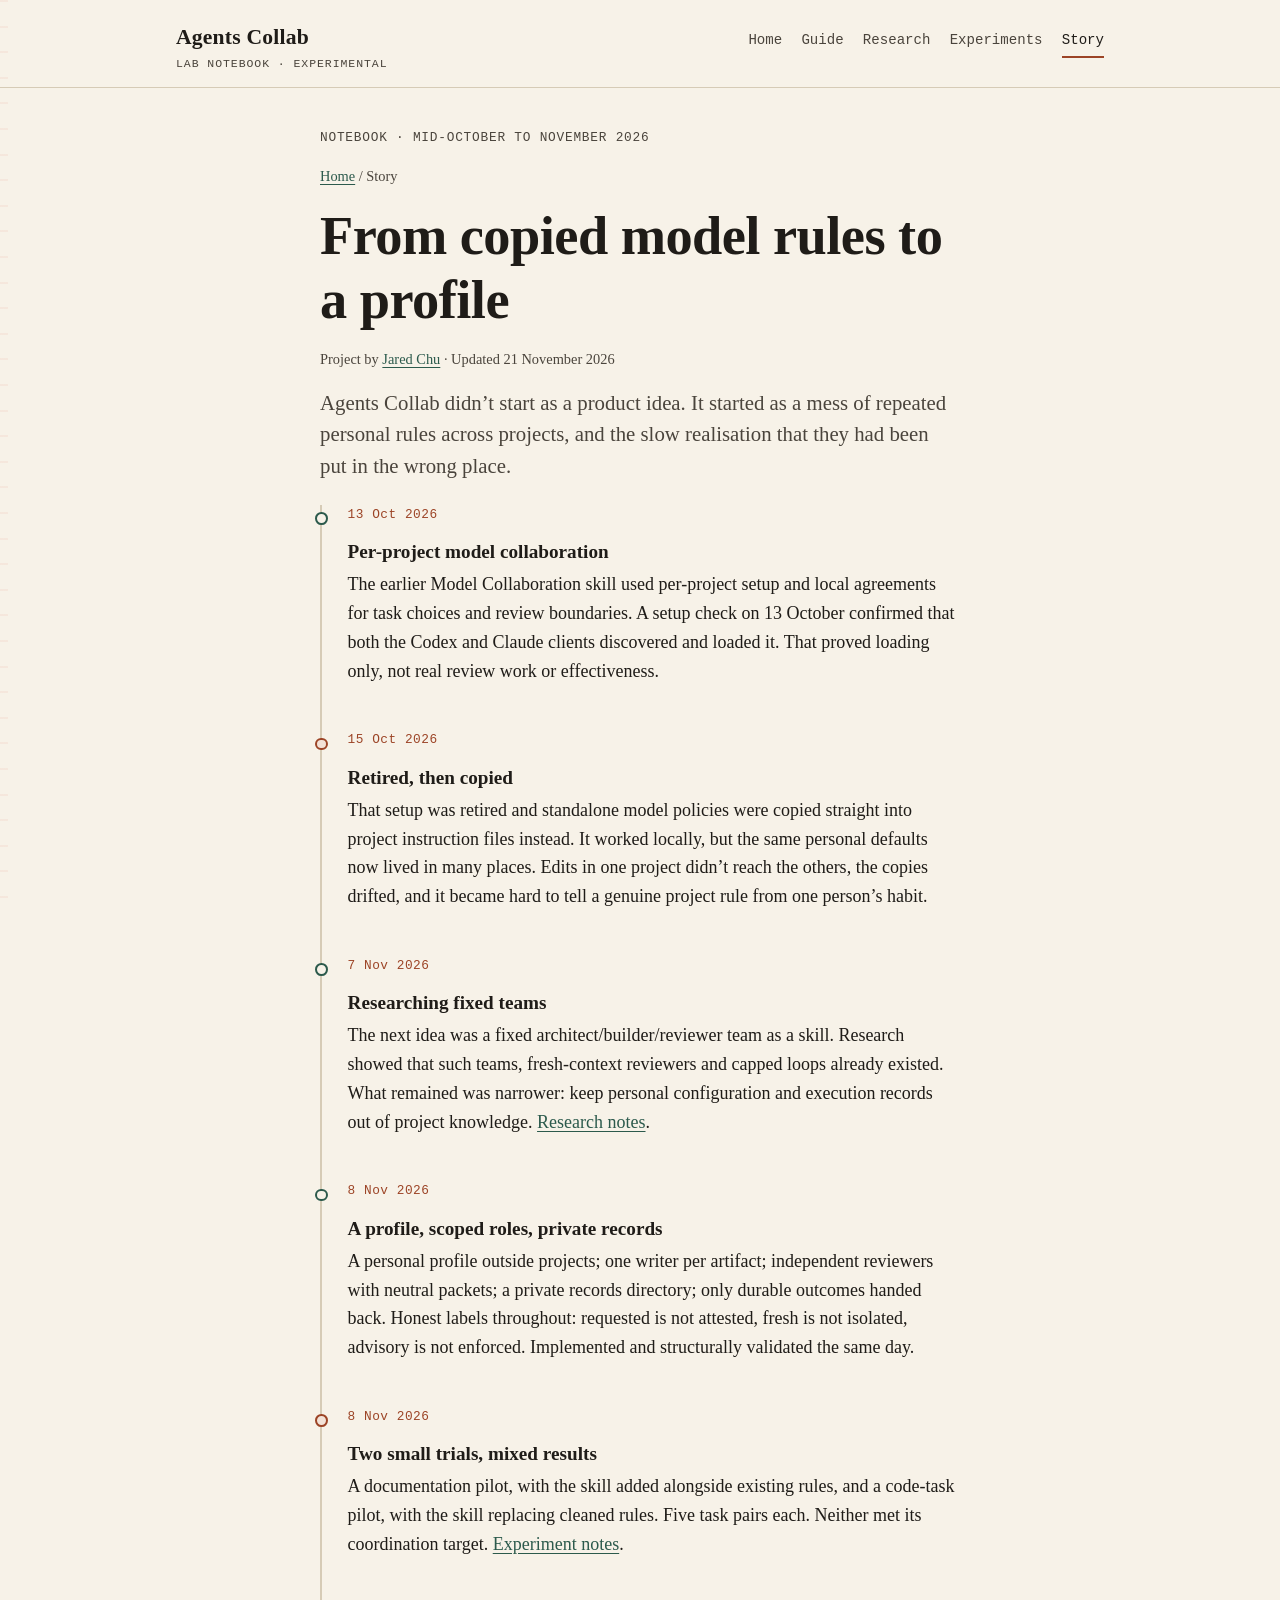
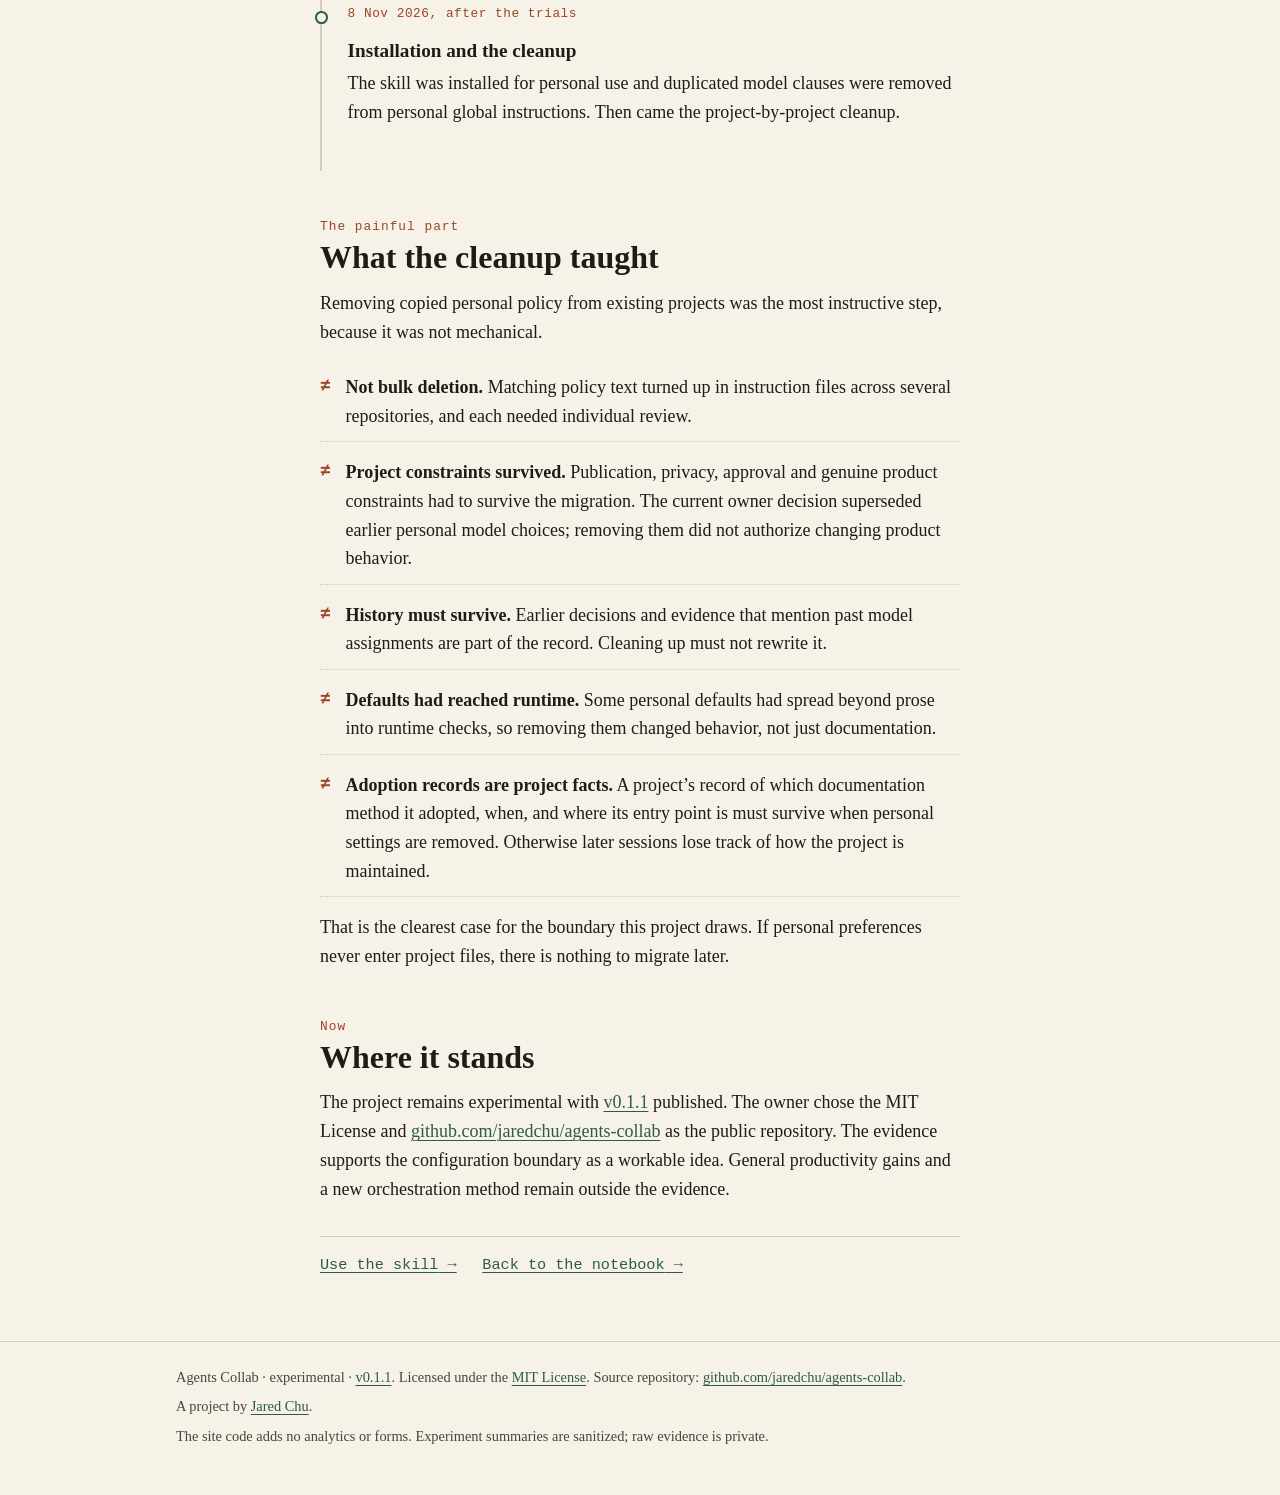
<file: website/story/index.html>
<!doctype html>
<html lang="en">
<head>
  <meta charset="utf-8">
  <meta name="viewport" content="width=device-width, initial-scale=1">
  <link rel="icon" href="../favicon.ico" type="image/x-icon" sizes="16x16 32x32 48x48">
  <link rel="icon" href="../assets/favicon-32.png" type="image/png" sizes="32x32">
  <link rel="apple-touch-icon" href="../assets/apple-touch-icon.png" sizes="180x180">
  <title>Why Agents Collab exists — From project rules to profiles</title>
  <meta name="description" content="How repeated model instructions and cleanup work led to Agents Collab: personal collaboration profiles separated from durable project knowledge.">
  <link rel="stylesheet" href="../assets/site.css">
  <script src="../assets/site.js" defer></script>
  <link rel="canonical" href="https://agents-collab.com/story/">
  <meta name="author" content="Jared Chu">
  <meta name="robots" content="index, follow, max-image-preview:large">
  <meta property="og:type" content="website">
  <meta property="og:site_name" content="Agents Collab">
  <meta property="og:title" content="Why Agents Collab exists — From project rules to profiles">
  <meta property="og:description" content="How repeated model instructions and cleanup work led to Agents Collab: personal collaboration profiles separated from durable project knowledge.">
  <meta property="og:url" content="https://agents-collab.com/story/">
  <meta property="og:image" content="https://agents-collab.com/assets/mark.png">
  <meta property="og:image:width" content="512">
  <meta property="og:image:height" content="512">
  <meta property="og:image:alt" content="Agents Collab abstract evergreen and rust mark">
  <meta name="twitter:card" content="summary">
  <meta name="twitter:title" content="Why Agents Collab exists — From project rules to profiles">
  <meta name="twitter:description" content="How repeated model instructions and cleanup work led to Agents Collab: personal collaboration profiles separated from durable project knowledge.">
  <meta name="twitter:image" content="https://agents-collab.com/assets/mark.png">
  <link rel="alternate" type="application/json" href="https://agents-collab.com/manifest.json" title="Agents Collab content map">
  <script type="application/ld+json">{"@context":"https://schema.org","@graph":[{"@type":"Person","@id":"https://agents-collab.com/#creator","name":"Jared Chu","url":"https://cv.jaredchu.com/"},{"@type":"SoftwareSourceCode","@id":"https://agents-collab.com/#project","name":"Agents Collab","url":"https://agents-collab.com/","description":"Experimental agent skill for configured collaboration and independent reviews, with an optional local Rust record backend.","codeRepository":"https://github.com/jaredchu/agents-collab","license":"https://github.com/jaredchu/agents-collab/blob/main/LICENSE","creator":{"@id":"https://agents-collab.com/#creator"}},{"@type":"WebSite","@id":"https://agents-collab.com/#website","name":"Agents Collab","url":"https://agents-collab.com/","inLanguage":"en","creator":{"@id":"https://agents-collab.com/#creator"},"about":{"@id":"https://agents-collab.com/#project"}},{"@type":"WebPage","@id":"https://agents-collab.com/story/#page","url":"https://agents-collab.com/story/","name":"Why Agents Collab exists — From project rules to profiles","description":"How repeated model instructions and cleanup work led to Agents Collab: personal collaboration profiles separated from durable project knowledge.","inLanguage":"en","dateModified":"2026-11-21","isPartOf":{"@id":"https://agents-collab.com/#website"},"about":{"@id":"https://agents-collab.com/#project"},"breadcrumb":{"@id":"https://agents-collab.com/story/#breadcrumb"}},{"@type":"BreadcrumbList","@id":"https://agents-collab.com/story/#breadcrumb","itemListElement":[{"@type":"ListItem","position":1,"name":"Home","item":"https://agents-collab.com/"},{"@type":"ListItem","position":2,"name":"Story","item":"https://agents-collab.com/story/"}]}]}</script>
</head>
<body>
  <a class="skip-link" href="#main">Skip to content</a>
  <header class="site-header">
    <div class="inner">
      <a class="wordmark" href="../">Agents Collab<span>Lab notebook · experimental</span></a>
      <nav class="site-nav" aria-label="Main">
        <ul>
          <li><a href="../">Home</a></li>
          <li><a href="../guide/">Guide</a></li>
          <li><a href="../research/">Research</a></li>
          <li><a href="../experiments/">Experiments</a></li>
          <li><a href="../story/" aria-current="page">Story</a></li>
        </ul>
      </nav>
    </div>
  </header>

  <main id="main">
    <article class="page">
      <p class="kicker">Notebook · mid-October to November 2026</p>
      <p class="breadcrumb"><a href="../">Home</a> / Story</p>
      <h1>From copied model rules to a profile</h1>
      <p class="page-meta">Project by <a href="https://cv.jaredchu.com/">Jared Chu</a> · Updated <time datetime="2026-11-21">21 November 2026</time></p>
      <p class="lede">Agents Collab didn’t start as a product idea. It started as a mess of repeated personal rules across projects, and the slow realisation that they had been put in the wrong place.</p>

      <ol class="timeline">
        <li>
          <p class="when">13 Oct 2026</p>
          <h3>Per-project model collaboration</h3>
          <p>The earlier Model Collaboration skill used per-project setup and local agreements for task choices and review boundaries. A setup check on 13 October confirmed that both the Codex and Claude clients discovered and loaded it. That proved loading only, not real review work or effectiveness.</p>
        </li>
        <li class="turn">
          <p class="when">15 Oct 2026</p>
          <h3>Retired, then copied</h3>
          <p>That setup was retired and standalone model policies were copied straight into project instruction files instead. It worked locally, but the same personal defaults now lived in many places. Edits in one project didn’t reach the others, the copies drifted, and it became hard to tell a genuine project rule from one person’s habit.</p>
        </li>
        <li>
          <p class="when">7 Nov 2026</p>
          <h3>Researching fixed teams</h3>
          <p>The next idea was a fixed architect/builder/reviewer team as a skill. Research showed that such teams, fresh-context reviewers and capped loops already existed. What remained was narrower: keep personal configuration and execution records out of project knowledge. <a href="../research/">Research notes</a>.</p>
        </li>
        <li>
          <p class="when">8 Nov 2026</p>
          <h3>A profile, scoped roles, private records</h3>
          <p>A personal profile outside projects; one writer per artifact; independent reviewers with neutral packets; a private records directory; only durable outcomes handed back. Honest labels throughout: requested is not attested, fresh is not isolated, advisory is not enforced. Implemented and structurally validated the same day.</p>
        </li>
        <li class="turn">
          <p class="when">8 Nov 2026</p>
          <h3>Two small trials, mixed results</h3>
          <p>A documentation pilot, with the skill added alongside existing rules, and a code-task pilot, with the skill replacing cleaned rules. Five task pairs each. Neither met its coordination target. <a href="../experiments/">Experiment notes</a>.</p>
        </li>
        <li>
          <p class="when">8 Nov 2026, after the trials</p>
          <h3>Installation and the cleanup</h3>
          <p>The skill was installed for personal use and duplicated model clauses were removed from personal global instructions. Then came the project-by-project cleanup.</p>
        </li>
      </ol>

      <h2 id="cleanup"><span class="num">The painful part</span>What the cleanup taught</h2>
      <p>Removing copied personal policy from existing projects was the most instructive step, because it was not mechanical.</p>
      <ul class="limits" aria-label="Lessons from the cleanup">
        <li><strong>Not bulk deletion.</strong> Matching policy text turned up in instruction files across several repositories, and each needed individual review.</li>
        <li><strong>Project constraints survived.</strong> Publication, privacy, approval and genuine product constraints had to survive the migration. The current owner decision superseded earlier personal model choices; removing them did not authorize changing product behavior.</li>
        <li><strong>History must survive.</strong> Earlier decisions and evidence that mention past model assignments are part of the record. Cleaning up must not rewrite it.</li>
        <li><strong>Defaults had reached runtime.</strong> Some personal defaults had spread beyond prose into runtime checks, so removing them changed behavior, not just documentation.</li>
        <li><strong>Adoption records are project facts.</strong> A project’s record of which documentation method it adopted, when, and where its entry point is must survive when personal settings are removed. Otherwise later sessions lose track of how the project is maintained.</li>
      </ul>
      <p>That is the clearest case for the boundary this project draws. If personal preferences never enter project files, there is nothing to migrate later.</p>

      <h2 id="now"><span class="num">Now</span>Where it stands</h2>
      <p>The project remains experimental with <a href="https://github.com/jaredchu/agents-collab/releases/tag/v0.1.1">v0.1.1</a> published. The owner chose the MIT License and <a href="https://github.com/jaredchu/agents-collab">github.com/jaredchu/agents-collab</a> as the public repository. The evidence supports the configuration boundary as a workable idea. General productivity gains and a new orchestration method remain outside the evidence.</p>

      <p class="next-links">
        <a href="../guide/">Use the skill</a>
        <a href="../">Back to the notebook</a>
      </p>
    </article>
  </main>

  <footer class="site-footer">
    <div class="inner">
      <p>Agents Collab · experimental · <a href="https://github.com/jaredchu/agents-collab/releases/tag/v0.1.1">v0.1.1</a>. Licensed under the <a href="https://github.com/jaredchu/agents-collab/blob/main/LICENSE">MIT License</a>. Source repository: <a href="https://github.com/jaredchu/agents-collab">github.com/jaredchu/agents-collab</a>.</p>
      <p>A project by <a href="https://cv.jaredchu.com/">Jared Chu</a>.</p>
      <p>The site code adds no analytics or forms. Experiment summaries are sanitized; raw evidence is private.</p>
    </div>
  </footer>
</body>
</html>
</file>
<file: website/assets/site.css>
/* Agents Collab — lab notebook styles. No external fonts or services. */

:root {
  --paper: #f7f2e8;
  --paper-deep: #efe7d8;
  --ink: #1f1c18;
  --ink-soft: #4a443c;
  --rule: #d6cbb6;
  --evergreen: #2c5a4c;
  --evergreen-soft: #e3ebe5;
  --rust: #9c4426;
  --rust-soft: #f3e2d7;
  --serif: "Iowan Old Style", "Palatino Linotype", Palatino, "Book Antiqua", Georgia, "Times New Roman", serif;
  --mono: ui-monospace, "SF Mono", SFMono-Regular, Menlo, Consolas, "Liberation Mono", monospace;
  --measure: 40rem;
  --wide: 58rem;
}

*, *::before, *::after { box-sizing: border-box; }

html { -webkit-text-size-adjust: 100%; text-size-adjust: 100%; }

body {
  margin: 0;
  background: var(--paper);
  color: var(--ink);
  font-family: var(--serif);
  font-size: 1.125rem;
  line-height: 1.6;
}

/* Faint notebook ruling in the page margin only, purely decorative. */
body::before {
  content: "";
  position: fixed;
  inset: 0 auto 0 0;
  width: 0.5rem;
  background: repeating-linear-gradient(var(--rust-soft) 0 2px, transparent 2px 1.6rem);
  opacity: 0.7;
  pointer-events: none;
}

a { color: var(--evergreen); text-decoration-thickness: 1px; text-underline-offset: 0.18em; }
a:hover { color: var(--rust); }
:focus-visible { outline: 3px solid var(--rust); outline-offset: 3px; border-radius: 2px; }

.skip-link {
  position: absolute;
  left: 1rem;
  top: -4rem;
  background: var(--ink);
  color: var(--paper);
  padding: 0.5rem 0.9rem;
  z-index: 10;
  font-family: var(--mono);
  font-size: 0.9rem;
}
.skip-link:focus { top: 1rem; color: var(--paper); }

/* Header and navigation ------------------------------------------------- */

.site-header {
  border-bottom: 1px solid var(--rule);
  padding: 1.25rem 1.25rem 0.9rem;
}
.site-header .inner {
  max-width: var(--wide);
  margin: 0 auto;
  display: flex;
  flex-wrap: wrap;
  align-items: baseline;
  justify-content: space-between;
  gap: 0.6rem 2rem;
}
.wordmark {
  font-size: 1.35rem;
  font-weight: 700;
  color: var(--ink);
  text-decoration: none;
  letter-spacing: 0.01em;
}
.wordmark span {
  display: block;
  font-family: var(--mono);
  font-size: 0.72rem;
  font-weight: 400;
  color: var(--ink-soft);
  letter-spacing: 0.08em;
  text-transform: uppercase;
}
.site-nav ul {
  list-style: none;
  margin: 0;
  padding: 0;
  display: flex;
  flex-wrap: wrap;
  gap: 0.2rem 1.2rem;
  font-family: var(--mono);
  font-size: 0.88rem;
}
.site-nav a { color: var(--ink-soft); text-decoration: none; padding: 0.25rem 0; display: inline-block; }
.site-nav a:hover { color: var(--rust); text-decoration: underline; }
.site-nav a[aria-current="page"] { color: var(--ink); border-bottom: 2px solid var(--rust); }

/* Layout ----------------------------------------------------------------- */

main { padding: 2.5rem 1.25rem 4rem; }
.page { max-width: var(--measure); margin: 0 auto; }
.wide { max-width: var(--wide); margin-left: auto; margin-right: auto; }
.collab-comic { display: block; max-width: 100%; height: auto; margin: 1.5rem 0 0; }

h1, h2, h3 { line-height: 1.18; font-weight: 700; color: var(--ink); }
h1 { font-size: clamp(2.2rem, 5.5vw, 3.4rem); margin: 0.2rem 0 1rem; letter-spacing: -0.01em; }
h2 { font-size: clamp(1.5rem, 3.4vw, 2rem); margin: 3rem 0 0.75rem; }
h3 { font-size: 1.2rem; margin: 2rem 0 0.5rem; }
h2 .num {
  font-family: var(--mono);
  font-size: 0.8rem;
  font-weight: 400;
  color: var(--rust);
  display: block;
  letter-spacing: 0.08em;
  margin-bottom: 0.3rem;
}

p, ul, ol { margin: 0 0 1rem; }
li { margin-bottom: 0.35rem; }
strong { font-weight: 700; }

.kicker, .meta {
  font-family: var(--mono);
  font-size: 0.8rem;
  letter-spacing: 0.06em;
  text-transform: uppercase;
  color: var(--ink-soft);
}
.lede { font-size: 1.3rem; line-height: 1.5; color: var(--ink-soft); }
.page-meta, .breadcrumb { font-size: 0.9rem; color: var(--ink-soft); }

hr { border: 0; border-top: 1px solid var(--rule); margin: 3rem 0; }

/* Margin notes, status and cautions ------------------------------------- */

.note {
  border-left: 4px solid var(--rust);
  background: var(--rust-soft);
  padding: 0.9rem 1.1rem;
  margin: 1.5rem 0;
  font-size: 1rem;
}
.note.green { border-left-color: var(--evergreen); background: var(--evergreen-soft); }
.note p:last-child, .note ul:last-child { margin-bottom: 0; }
.note .label {
  font-family: var(--mono);
  font-size: 0.75rem;
  letter-spacing: 0.08em;
  text-transform: uppercase;
  display: block;
  margin-bottom: 0.3rem;
  color: var(--rust);
}
.note.green .label { color: var(--evergreen); }

.limits { list-style: none; padding: 0; }
.limits li {
  padding: 0.65rem 0 0.65rem 1.6rem;
  border-bottom: 1px dotted var(--rule);
  position: relative;
}
.limits li::before {
  content: "≠";
  position: absolute;
  left: 0;
  top: 0.6rem;
  font-family: var(--mono);
  color: var(--rust);
  font-weight: 700;
}

/* Links to continue reading --------------------------------------------- */

.next-links {
  display: flex;
  flex-wrap: wrap;
  gap: 0.8rem 1.6rem;
  margin: 2rem 0 0;
  padding: 1rem 0 0;
  border-top: 1px solid var(--rule);
  font-family: var(--mono);
  font-size: 0.95rem;
}
.next-links a::after { content: " →"; }
.next-links.cta { border-top: 0; margin-top: 0; padding-top: 0; font-size: 1.05rem; }

/* Boundary diagram ------------------------------------------------------- */

.boundary {
  display: grid;
  grid-template-columns: 1fr auto 1fr;
  gap: 0 1.2rem;
  margin: 1.5rem 0 0.5rem;
}
.boundary figure, .boundary .side { margin: 0; }
.side {
  padding: 1rem 1.1rem;
  border: 1px solid var(--rule);
  background: #fffdf8;
}
.side h3 { margin: 0 0 0.2rem; font-size: 1.1rem; }
.side .where { font-family: var(--mono); font-size: 0.8rem; color: var(--ink-soft); margin-bottom: 0.6rem; word-break: break-word; }
.side ul { margin: 0; padding-left: 1.1rem; font-size: 1rem; }
.side.shared { border-top: 4px solid var(--evergreen); }
.side.private { border-top: 4px solid var(--rust); background: var(--paper-deep); }
.divider {
  border-left: 2px dashed var(--ink-soft);
  position: relative;
  min-height: 100%;
}
.divider span {
  position: absolute;
  top: 50%;
  left: 50%;
  transform: translate(-50%, -50%) rotate(-90deg);
  background: var(--paper);
  padding: 0 0.4rem;
  font-family: var(--mono);
  font-size: 0.72rem;
  letter-spacing: 0.1em;
  text-transform: uppercase;
  white-space: nowrap;
  color: var(--ink-soft);
}
.boundary-caption { font-size: 0.95rem; color: var(--ink-soft); margin-top: 0.6rem; }

@media (max-width: 44rem) {
  .boundary { grid-template-columns: 1fr; gap: 0; }
  .divider { border-left: 0; border-top: 2px dashed var(--ink-soft); min-height: 0; margin: 1.4rem 0; }
  .divider span { transform: translate(-50%, -50%); }
}

/* Code -------------------------------------------------------------------- */

code, kbd, samp { font-family: var(--mono); font-size: 0.88em; }
:not(pre) > code { background: var(--paper-deep); padding: 0.08em 0.3em; border-radius: 3px; overflow-wrap: anywhere; }

.code-block { position: relative; margin: 1rem 0 1.4rem; }
.code-block .code-label {
  font-family: var(--mono);
  font-size: 0.75rem;
  color: var(--ink-soft);
  letter-spacing: 0.04em;
  margin: 0 0 0.25rem;
}
pre {
  margin: 0;
  background: #22201c;
  color: #f3ecdf;
  padding: 1rem 1.1rem;
  overflow-x: auto;
  line-height: 1.5;
  font-size: 0.9rem;
  border-radius: 3px;
  tab-size: 2;
}
pre code { font-size: inherit; }
.copy-button {
  position: absolute;
  top: 1.65rem;
  right: 0.5rem;
  font-family: var(--mono);
  font-size: 0.75rem;
  background: var(--paper);
  color: var(--ink);
  border: 1px solid var(--rule);
  padding: 0.25rem 0.6rem;
  border-radius: 3px;
  cursor: pointer;
}
.copy-button:hover { background: var(--rust-soft); }

/* Tables ------------------------------------------------------------------ */

.table-wrap { overflow-x: auto; margin: 1rem 0 1.5rem; }
.table-wrap:focus-visible { outline-offset: 2px; }
table { border-collapse: collapse; width: 100%; font-size: 0.98rem; min-width: 30rem; }
caption {
  text-align: left;
  font-family: var(--mono);
  font-size: 0.8rem;
  color: var(--ink-soft);
  padding-bottom: 0.4rem;
  letter-spacing: 0.04em;
}
th, td { padding: 0.5rem 0.6rem; border-bottom: 1px solid var(--rule); vertical-align: top; text-align: left; }
thead th { border-bottom: 2px solid var(--ink); font-size: 0.9rem; }
td.num, th.num { text-align: right; font-family: var(--mono); font-size: 0.88rem; white-space: nowrap; }
tbody tr:hover { background: rgba(255, 253, 248, 0.7); }

/* Verdict stamp ----------------------------------------------------------- */

.stamp {
  display: inline-block;
  font-family: var(--mono);
  font-size: 0.8rem;
  letter-spacing: 0.08em;
  text-transform: uppercase;
  color: var(--rust);
  border: 2px solid var(--rust);
  padding: 0.2rem 0.55rem;
  transform: rotate(-1.5deg);
  margin: 0.2rem 0 1rem;
}

/* Timeline ---------------------------------------------------------------- */

.timeline { list-style: none; padding: 0; margin: 1.5rem 0; border-left: 2px solid var(--rule); }
.timeline > li { position: relative; padding: 0 0 1.8rem 1.6rem; margin: 0; }
.timeline > li::before {
  content: "";
  position: absolute;
  left: -0.45rem;
  top: 0.45rem;
  width: 0.8rem;
  height: 0.8rem;
  border-radius: 50%;
  background: var(--paper);
  border: 2px solid var(--evergreen);
}
.timeline > li.turn::before { border-color: var(--rust); background: var(--rust-soft); }
.timeline .when { font-family: var(--mono); font-size: 0.8rem; color: var(--rust); letter-spacing: 0.04em; }
.timeline h3 { margin: 0.1rem 0 0.4rem; }

/* Home entries list ------------------------------------------------------- */

.entries { list-style: none; padding: 0; margin: 1rem 0; }
.entries li { border-top: 1px solid var(--rule); padding: 1rem 0; margin: 0; }
.entries li:last-child { border-bottom: 1px solid var(--rule); }
.entries a { font-size: 1.25rem; font-weight: 700; }
.entries p { margin: 0.25rem 0 0; color: var(--ink-soft); font-size: 1rem; }
.entries .meta { display: block; margin-bottom: 0.15rem; }

/* Footer ------------------------------------------------------------------ */

.site-footer {
  border-top: 1px solid var(--rule);
  padding: 1.5rem 1.25rem 2.5rem;
  font-size: 0.9rem;
  color: var(--ink-soft);
}
.site-footer .inner { max-width: var(--wide); margin: 0 auto; }
.site-footer p { margin: 0 0 0.4rem; }

.visually-hidden {
  position: absolute !important;
  width: 1px; height: 1px;
  overflow: hidden;
  clip: rect(0 0 0 0);
  white-space: nowrap;
}

@media (max-width: 30rem) {
  body { font-size: 1.05rem; }
  main { padding-top: 1.75rem; }
  .lede { font-size: 1.15rem; }
}

@media (prefers-reduced-motion: reduce) {
  * { scroll-behavior: auto !important; transition: none !important; }
}

@media print {
  body::before, .skip-link, .site-nav, .copy-button { display: none; }
  body { background: #fff; }
  pre { background: #fff; color: #000; border: 1px solid #999; white-space: pre-wrap; }
  a { color: #000; }
}
</file>
